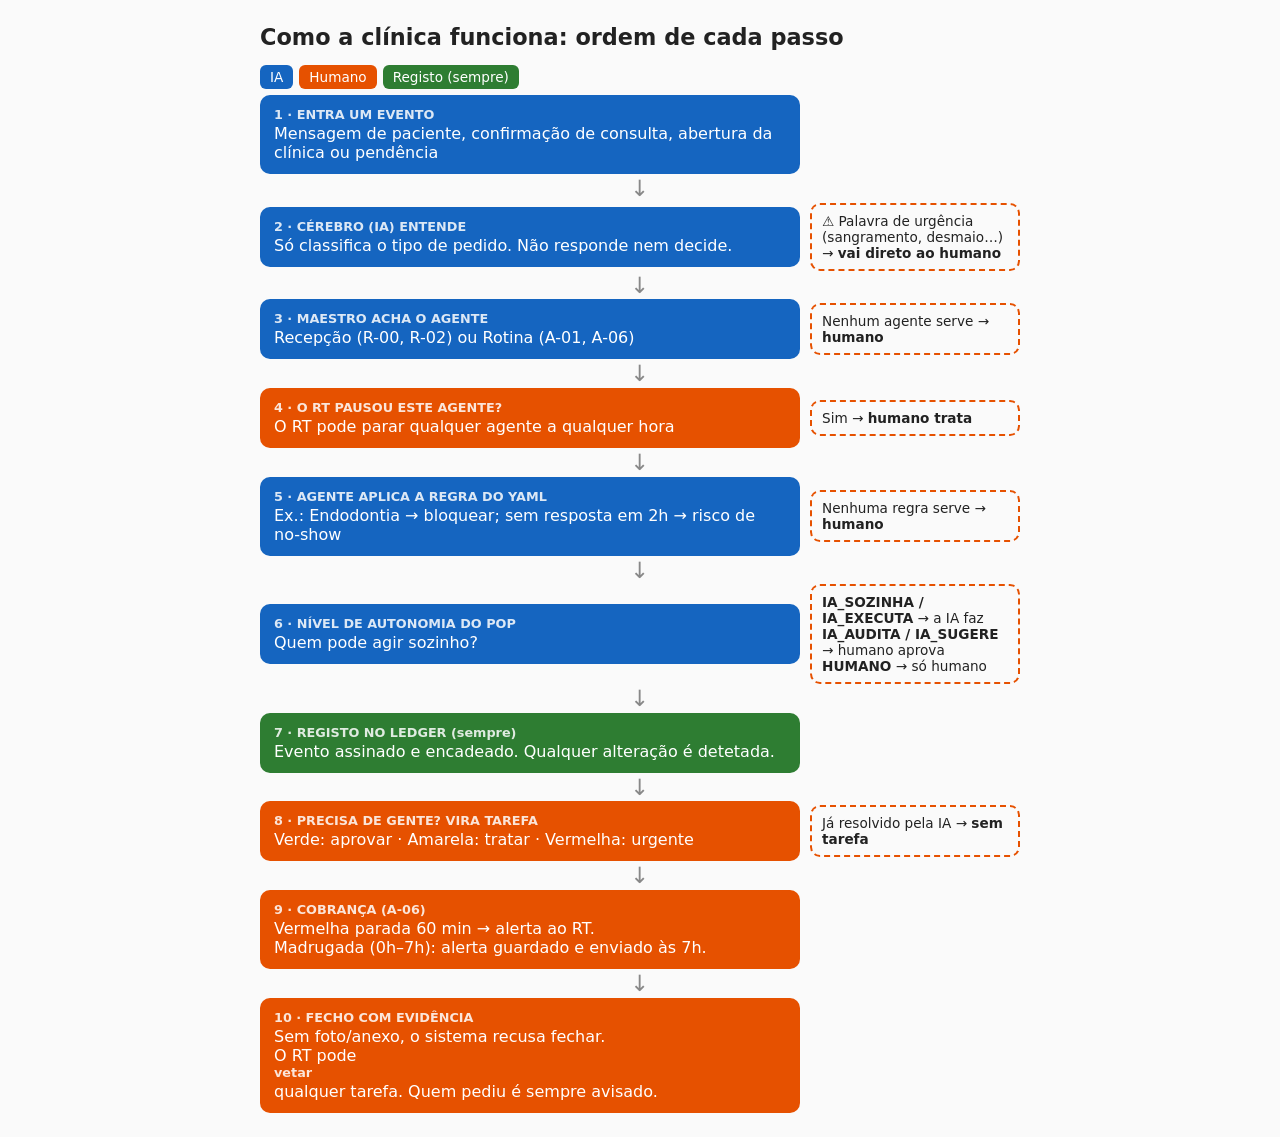
<file: docs/fluxograma.html>
<!doctype html><html lang="pt-BR"><meta charset="utf-8"><meta name="viewport" content="width=device-width,initial-scale=1">
<title>Fluxograma Hansen</title>
<style>
:root{--ia:#1565c0;--hum:#e65100;--reg:#2e7d32;--bg:#fafafa;--tx:#222}
@media(prefers-color-scheme:dark){:root{--bg:#1c1c1e;--tx:#eee}}
body{font-family:system-ui,sans-serif;background:var(--bg);color:var(--tx);max-width:760px;margin:24px auto;padding:0 16px}
h1{font-size:1.4rem} .leg span{display:inline-block;padding:4px 10px;border-radius:6px;color:#fff;margin:0 6px 6px 0;font-size:.85rem}
.passo{display:grid;grid-template-columns:1fr 210px;gap:10px;align-items:center;margin:0}
.caixa{border-radius:10px;padding:12px 14px;color:#fff;font-size:1rem}
.caixa b{display:block;font-size:.8rem;opacity:.85;margin-bottom:2px}
.ia{background:var(--ia)} .hum{background:var(--hum)} .reg{background:var(--reg)}
.lado{font-size:.85rem;padding:8px 10px;border:2px dashed var(--hum);border-radius:10px}
.seta{text-align:center;font-size:1.4rem;line-height:1.1;color:#888;margin:2px 0}
@media(max-width:600px){.passo{grid-template-columns:1fr}}
</style>
<h1>Como a clínica funciona: ordem de cada passo</h1>
<div class="leg"><span style="background:var(--ia)">IA</span><span style="background:var(--hum)">Humano</span><span style="background:var(--reg)">Registo (sempre)</span></div>

<div class="passo"><div class="caixa ia"><b>1 · ENTRA UM EVENTO</b>Mensagem de paciente, confirmação de consulta, abertura da clínica ou pendência</div><div></div></div>
<div class="seta">↓</div>
<div class="passo"><div class="caixa ia"><b>2 · CÉREBRO (IA) ENTENDE</b>Só classifica o tipo de pedido. Não responde nem decide.</div><div class="lado">⚠ Palavra de urgência (sangramento, desmaio…) → <b>vai direto ao humano</b></div></div>
<div class="seta">↓</div>
<div class="passo"><div class="caixa ia"><b>3 · MAESTRO ACHA O AGENTE</b>Recepção (R-00, R-02) ou Rotina (A-01, A-06)</div><div class="lado">Nenhum agente serve → <b>humano</b></div></div>
<div class="seta">↓</div>
<div class="passo"><div class="caixa hum"><b>4 · O RT PAUSOU ESTE AGENTE?</b>O RT pode parar qualquer agente a qualquer hora</div><div class="lado">Sim → <b>humano trata</b></div></div>
<div class="seta">↓</div>
<div class="passo"><div class="caixa ia"><b>5 · AGENTE APLICA A REGRA DO YAML</b>Ex.: Endodontia → bloquear; sem resposta em 2h → risco de no-show</div><div class="lado">Nenhuma regra serve → <b>humano</b></div></div>
<div class="seta">↓</div>
<div class="passo"><div class="caixa ia"><b>6 · NÍVEL DE AUTONOMIA DO POP</b>Quem pode agir sozinho?</div><div class="lado"><b>IA_SOZINHA / IA_EXECUTA</b> → a IA faz<br><b>IA_AUDITA / IA_SUGERE</b> → humano aprova<br><b>HUMANO</b> → só humano</div></div>
<div class="seta">↓</div>
<div class="passo"><div class="caixa reg"><b>7 · REGISTO NO LEDGER (sempre)</b>Evento assinado e encadeado. Qualquer alteração é detetada.</div><div></div></div>
<div class="seta">↓</div>
<div class="passo"><div class="caixa hum"><b>8 · PRECISA DE GENTE? VIRA TAREFA</b>Verde: aprovar · Amarela: tratar · Vermelha: urgente</div><div class="lado">Já resolvido pela IA → <b>sem tarefa</b></div></div>
<div class="seta">↓</div>
<div class="passo"><div class="caixa hum"><b>9 · COBRANÇA (A-06)</b>Vermelha parada 60 min → alerta ao RT.<br>Madrugada (0h–7h): alerta guardado e enviado às 7h.</div><div></div></div>
<div class="seta">↓</div>
<div class="passo"><div class="caixa hum"><b>10 · FECHO COM EVIDÊNCIA</b>Sem foto/anexo, o sistema recusa fechar.<br>O RT pode <b>vetar</b> qualquer tarefa. Quem pediu é sempre avisado.</div><div></div></div>
</html>
</file>
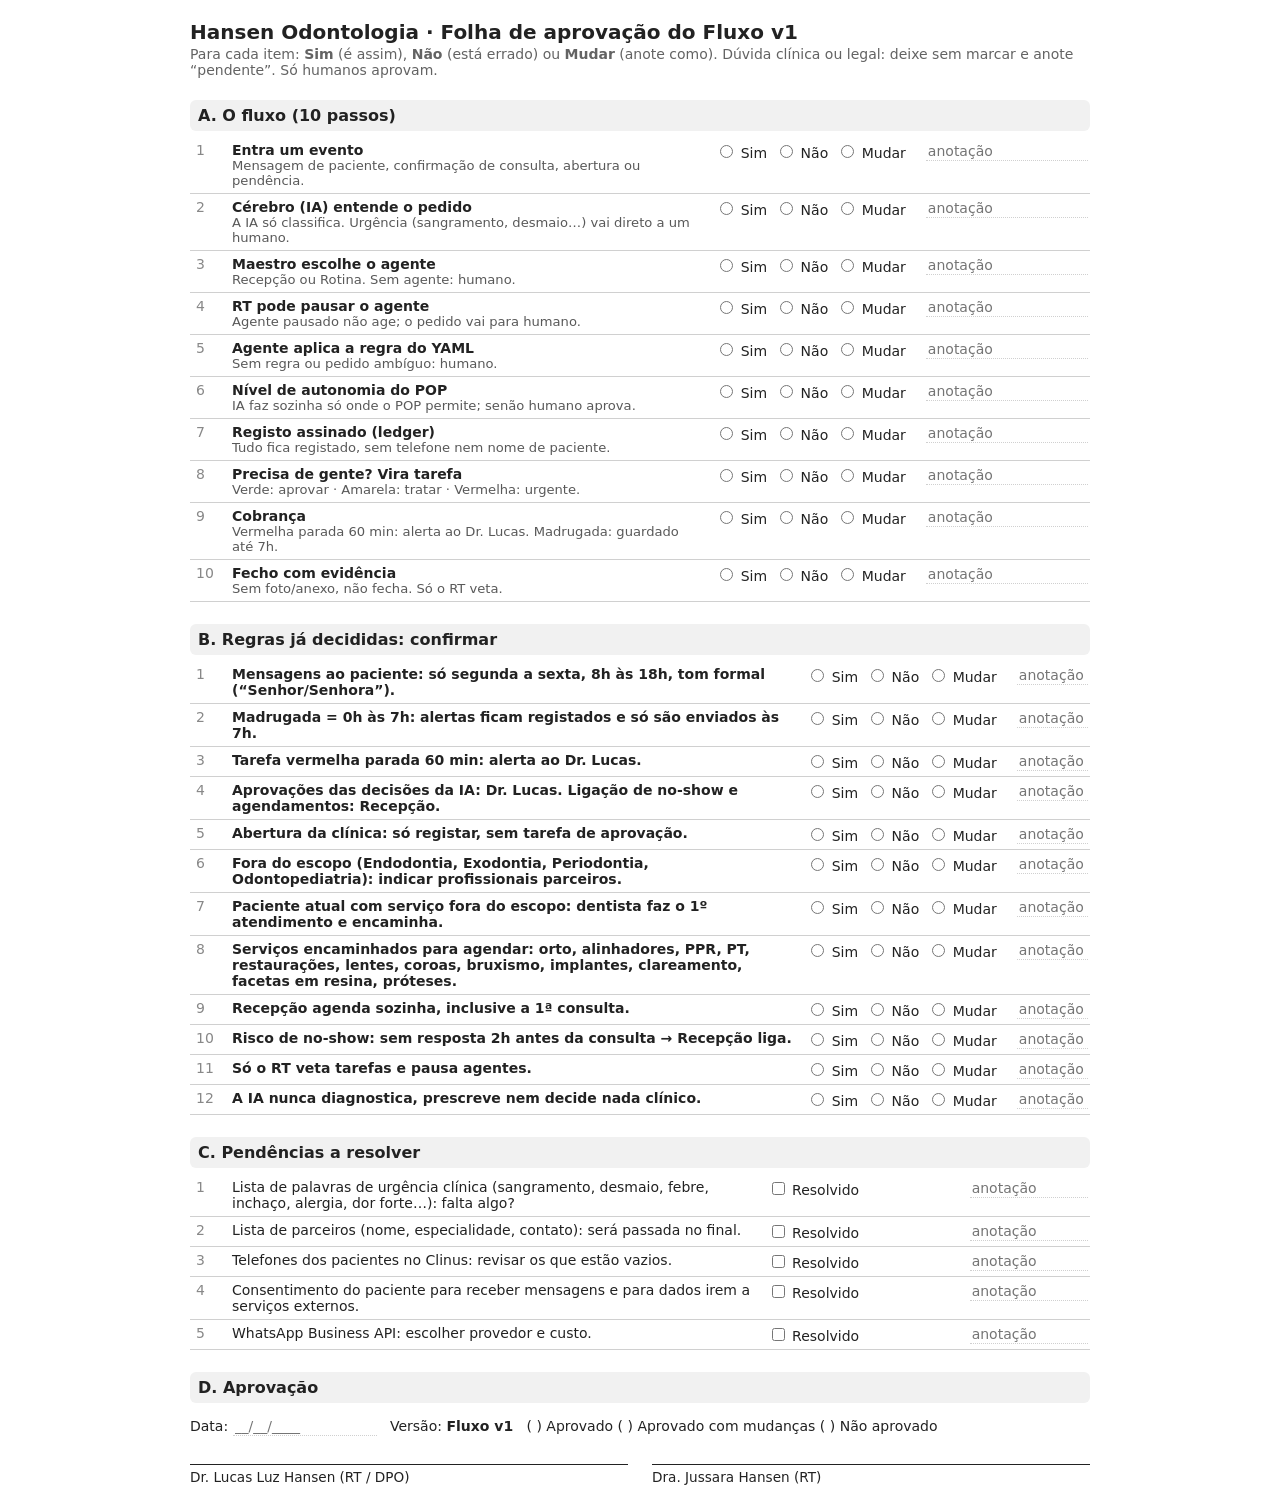
<file: docs/folha_aprovacao.html>
<!doctype html><html lang="pt-BR"><meta charset="utf-8"><meta name="viewport" content="width=device-width,initial-scale=1">
<title>Folha de aprovação — Fluxo v1</title>
<style>
:root{--bg:#fff;--tx:#222;--bd:#d0d0d0;--hd:#f1f1f1}
@media(prefers-color-scheme:dark){:root{--bg:#1c1c1e;--tx:#eee;--bd:#444;--hd:#2a2a2c}}
body{font-family:system-ui,sans-serif;background:var(--bg);color:var(--tx);max-width:900px;margin:20px auto;padding:0 16px;font-size:14px}
h1{font-size:1.25rem;margin:0} h2{font-size:1rem;margin:22px 0 6px;background:var(--hd);padding:6px 8px;border-radius:6px}
table{width:100%;border-collapse:collapse} td{border-bottom:1px solid var(--bd);padding:5px 6px;vertical-align:top}
.n{width:24px;color:#888} .d{font-size:.82rem;opacity:.75} .r{white-space:nowrap;width:190px}
.r label{margin-right:8px} .nota{width:100%;border:0;border-bottom:1px dotted var(--bd);background:transparent;color:inherit;font:inherit}
.ass{display:flex;gap:24px;margin-top:28px} .ass div{flex:1;border-top:1px solid var(--tx);padding-top:4px;font-size:.85rem}
.sub{opacity:.7;margin:2px 0 8px}
@media print{body{font-size:11px;margin:0} h2{break-after:avoid} tr{break-inside:avoid} .nota{border-bottom:1px solid #999}}
@media(max-width:600px){.r{width:auto;white-space:normal}}
</style>
<h1>Hansen Odontologia · Folha de aprovação do Fluxo v1</h1>
<p class="sub">Para cada item: <b>Sim</b> (é assim), <b>Não</b> (está errado) ou <b>Mudar</b> (anote como). Dúvida clínica ou legal: deixe sem marcar e anote “pendente”. Só humanos aprovam.</p>
<h2>A. O fluxo (10 passos)</h2><table><tr><td class="n">1</td><td><b>Entra um evento</b><div class="d">Mensagem de paciente, confirmação de consulta, abertura ou pendência.</div></td><td class="r"><label><input type="radio" name="f1"> Sim</label><label><input type="radio" name="f1"> Não</label><label><input type="radio" name="f1"> Mudar</label></td><td><input class="nota" placeholder="anotação"></td></tr><tr><td class="n">2</td><td><b>Cérebro (IA) entende o pedido</b><div class="d">A IA só classifica. Urgência (sangramento, desmaio…) vai direto a um humano.</div></td><td class="r"><label><input type="radio" name="f2"> Sim</label><label><input type="radio" name="f2"> Não</label><label><input type="radio" name="f2"> Mudar</label></td><td><input class="nota" placeholder="anotação"></td></tr><tr><td class="n">3</td><td><b>Maestro escolhe o agente</b><div class="d">Recepção ou Rotina. Sem agente: humano.</div></td><td class="r"><label><input type="radio" name="f3"> Sim</label><label><input type="radio" name="f3"> Não</label><label><input type="radio" name="f3"> Mudar</label></td><td><input class="nota" placeholder="anotação"></td></tr><tr><td class="n">4</td><td><b>RT pode pausar o agente</b><div class="d">Agente pausado não age; o pedido vai para humano.</div></td><td class="r"><label><input type="radio" name="f4"> Sim</label><label><input type="radio" name="f4"> Não</label><label><input type="radio" name="f4"> Mudar</label></td><td><input class="nota" placeholder="anotação"></td></tr><tr><td class="n">5</td><td><b>Agente aplica a regra do YAML</b><div class="d">Sem regra ou pedido ambíguo: humano.</div></td><td class="r"><label><input type="radio" name="f5"> Sim</label><label><input type="radio" name="f5"> Não</label><label><input type="radio" name="f5"> Mudar</label></td><td><input class="nota" placeholder="anotação"></td></tr><tr><td class="n">6</td><td><b>Nível de autonomia do POP</b><div class="d">IA faz sozinha só onde o POP permite; senão humano aprova.</div></td><td class="r"><label><input type="radio" name="f6"> Sim</label><label><input type="radio" name="f6"> Não</label><label><input type="radio" name="f6"> Mudar</label></td><td><input class="nota" placeholder="anotação"></td></tr><tr><td class="n">7</td><td><b>Registo assinado (ledger)</b><div class="d">Tudo fica registado, sem telefone nem nome de paciente.</div></td><td class="r"><label><input type="radio" name="f7"> Sim</label><label><input type="radio" name="f7"> Não</label><label><input type="radio" name="f7"> Mudar</label></td><td><input class="nota" placeholder="anotação"></td></tr><tr><td class="n">8</td><td><b>Precisa de gente? Vira tarefa</b><div class="d">Verde: aprovar · Amarela: tratar · Vermelha: urgente.</div></td><td class="r"><label><input type="radio" name="f8"> Sim</label><label><input type="radio" name="f8"> Não</label><label><input type="radio" name="f8"> Mudar</label></td><td><input class="nota" placeholder="anotação"></td></tr><tr><td class="n">9</td><td><b>Cobrança</b><div class="d">Vermelha parada 60 min: alerta ao Dr. Lucas. Madrugada: guardado até 7h.</div></td><td class="r"><label><input type="radio" name="f9"> Sim</label><label><input type="radio" name="f9"> Não</label><label><input type="radio" name="f9"> Mudar</label></td><td><input class="nota" placeholder="anotação"></td></tr><tr><td class="n">10</td><td><b>Fecho com evidência</b><div class="d">Sem foto/anexo, não fecha. Só o RT veta.</div></td><td class="r"><label><input type="radio" name="f10"> Sim</label><label><input type="radio" name="f10"> Não</label><label><input type="radio" name="f10"> Mudar</label></td><td><input class="nota" placeholder="anotação"></td></tr></table>
<h2>B. Regras já decididas: confirmar</h2><table><tr><td class="n">1</td><td><b>Mensagens ao paciente: só segunda a sexta, 8h às 18h, tom formal (“Senhor/Senhora”).</b></td><td class="r"><label><input type="radio" name="r1"> Sim</label><label><input type="radio" name="r1"> Não</label><label><input type="radio" name="r1"> Mudar</label></td><td><input class="nota" placeholder="anotação"></td></tr><tr><td class="n">2</td><td><b>Madrugada = 0h às 7h: alertas ficam registados e só são enviados às 7h.</b></td><td class="r"><label><input type="radio" name="r2"> Sim</label><label><input type="radio" name="r2"> Não</label><label><input type="radio" name="r2"> Mudar</label></td><td><input class="nota" placeholder="anotação"></td></tr><tr><td class="n">3</td><td><b>Tarefa vermelha parada 60 min: alerta ao Dr. Lucas.</b></td><td class="r"><label><input type="radio" name="r3"> Sim</label><label><input type="radio" name="r3"> Não</label><label><input type="radio" name="r3"> Mudar</label></td><td><input class="nota" placeholder="anotação"></td></tr><tr><td class="n">4</td><td><b>Aprovações das decisões da IA: Dr. Lucas. Ligação de no-show e agendamentos: Recepção.</b></td><td class="r"><label><input type="radio" name="r4"> Sim</label><label><input type="radio" name="r4"> Não</label><label><input type="radio" name="r4"> Mudar</label></td><td><input class="nota" placeholder="anotação"></td></tr><tr><td class="n">5</td><td><b>Abertura da clínica: só registar, sem tarefa de aprovação.</b></td><td class="r"><label><input type="radio" name="r5"> Sim</label><label><input type="radio" name="r5"> Não</label><label><input type="radio" name="r5"> Mudar</label></td><td><input class="nota" placeholder="anotação"></td></tr><tr><td class="n">6</td><td><b>Fora do escopo (Endodontia, Exodontia, Periodontia, Odontopediatria): indicar profissionais parceiros.</b></td><td class="r"><label><input type="radio" name="r6"> Sim</label><label><input type="radio" name="r6"> Não</label><label><input type="radio" name="r6"> Mudar</label></td><td><input class="nota" placeholder="anotação"></td></tr><tr><td class="n">7</td><td><b>Paciente atual com serviço fora do escopo: dentista faz o 1º atendimento e encaminha.</b></td><td class="r"><label><input type="radio" name="r7"> Sim</label><label><input type="radio" name="r7"> Não</label><label><input type="radio" name="r7"> Mudar</label></td><td><input class="nota" placeholder="anotação"></td></tr><tr><td class="n">8</td><td><b>Serviços encaminhados para agendar: orto, alinhadores, PPR, PT, restaurações, lentes, coroas, bruxismo, implantes, clareamento, facetas em resina, próteses.</b></td><td class="r"><label><input type="radio" name="r8"> Sim</label><label><input type="radio" name="r8"> Não</label><label><input type="radio" name="r8"> Mudar</label></td><td><input class="nota" placeholder="anotação"></td></tr><tr><td class="n">9</td><td><b>Recepção agenda sozinha, inclusive a 1ª consulta.</b></td><td class="r"><label><input type="radio" name="r9"> Sim</label><label><input type="radio" name="r9"> Não</label><label><input type="radio" name="r9"> Mudar</label></td><td><input class="nota" placeholder="anotação"></td></tr><tr><td class="n">10</td><td><b>Risco de no-show: sem resposta 2h antes da consulta → Recepção liga.</b></td><td class="r"><label><input type="radio" name="r10"> Sim</label><label><input type="radio" name="r10"> Não</label><label><input type="radio" name="r10"> Mudar</label></td><td><input class="nota" placeholder="anotação"></td></tr><tr><td class="n">11</td><td><b>Só o RT veta tarefas e pausa agentes.</b></td><td class="r"><label><input type="radio" name="r11"> Sim</label><label><input type="radio" name="r11"> Não</label><label><input type="radio" name="r11"> Mudar</label></td><td><input class="nota" placeholder="anotação"></td></tr><tr><td class="n">12</td><td><b>A IA nunca diagnostica, prescreve nem decide nada clínico.</b></td><td class="r"><label><input type="radio" name="r12"> Sim</label><label><input type="radio" name="r12"> Não</label><label><input type="radio" name="r12"> Mudar</label></td><td><input class="nota" placeholder="anotação"></td></tr></table>
<h2>C. Pendências a resolver</h2><table><tr><td class="n">1</td><td>Lista de palavras de urgência clínica (sangramento, desmaio, febre, inchaço, alergia, dor forte…): falta algo?</td><td class="r"><label><input type="checkbox"> Resolvido</label></td><td><input class="nota" placeholder="anotação"></td></tr><tr><td class="n">2</td><td>Lista de parceiros (nome, especialidade, contato): será passada no final.</td><td class="r"><label><input type="checkbox"> Resolvido</label></td><td><input class="nota" placeholder="anotação"></td></tr><tr><td class="n">3</td><td>Telefones dos pacientes no Clinus: revisar os que estão vazios.</td><td class="r"><label><input type="checkbox"> Resolvido</label></td><td><input class="nota" placeholder="anotação"></td></tr><tr><td class="n">4</td><td>Consentimento do paciente para receber mensagens e para dados irem a serviços externos.</td><td class="r"><label><input type="checkbox"> Resolvido</label></td><td><input class="nota" placeholder="anotação"></td></tr><tr><td class="n">5</td><td>WhatsApp Business API: escolher provedor e custo.</td><td class="r"><label><input type="checkbox"> Resolvido</label></td><td><input class="nota" placeholder="anotação"></td></tr></table>
<h2>D. Aprovação</h2>
<p>Data: <input class="nota" style="width:140px" placeholder="__/__/____"> &nbsp; Versão: <b>Fluxo v1</b> &nbsp; (  ) Aprovado  (  ) Aprovado com mudanças  (  ) Não aprovado</p>
<div class="ass"><div>Dr. Lucas Luz Hansen (RT / DPO)</div><div>Dra. Jussara Hansen (RT)</div></div>
</html>
</file>
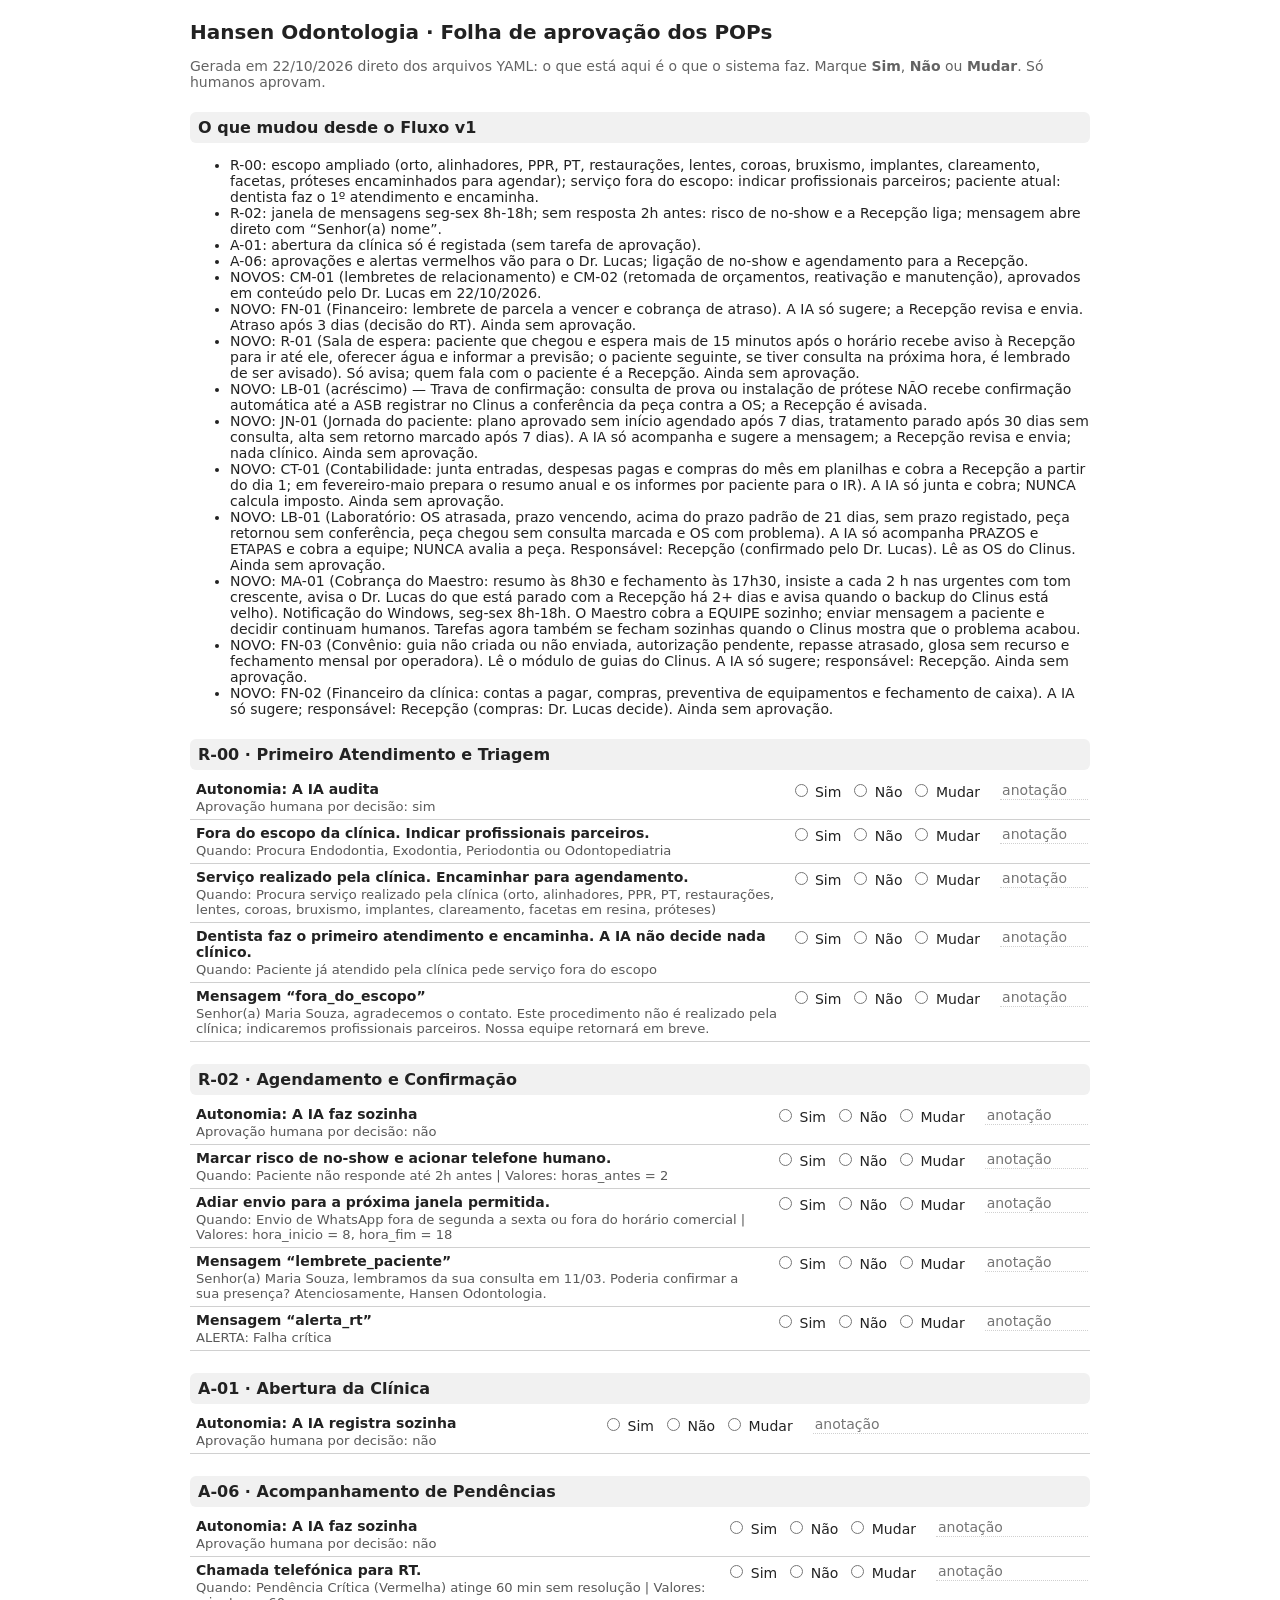
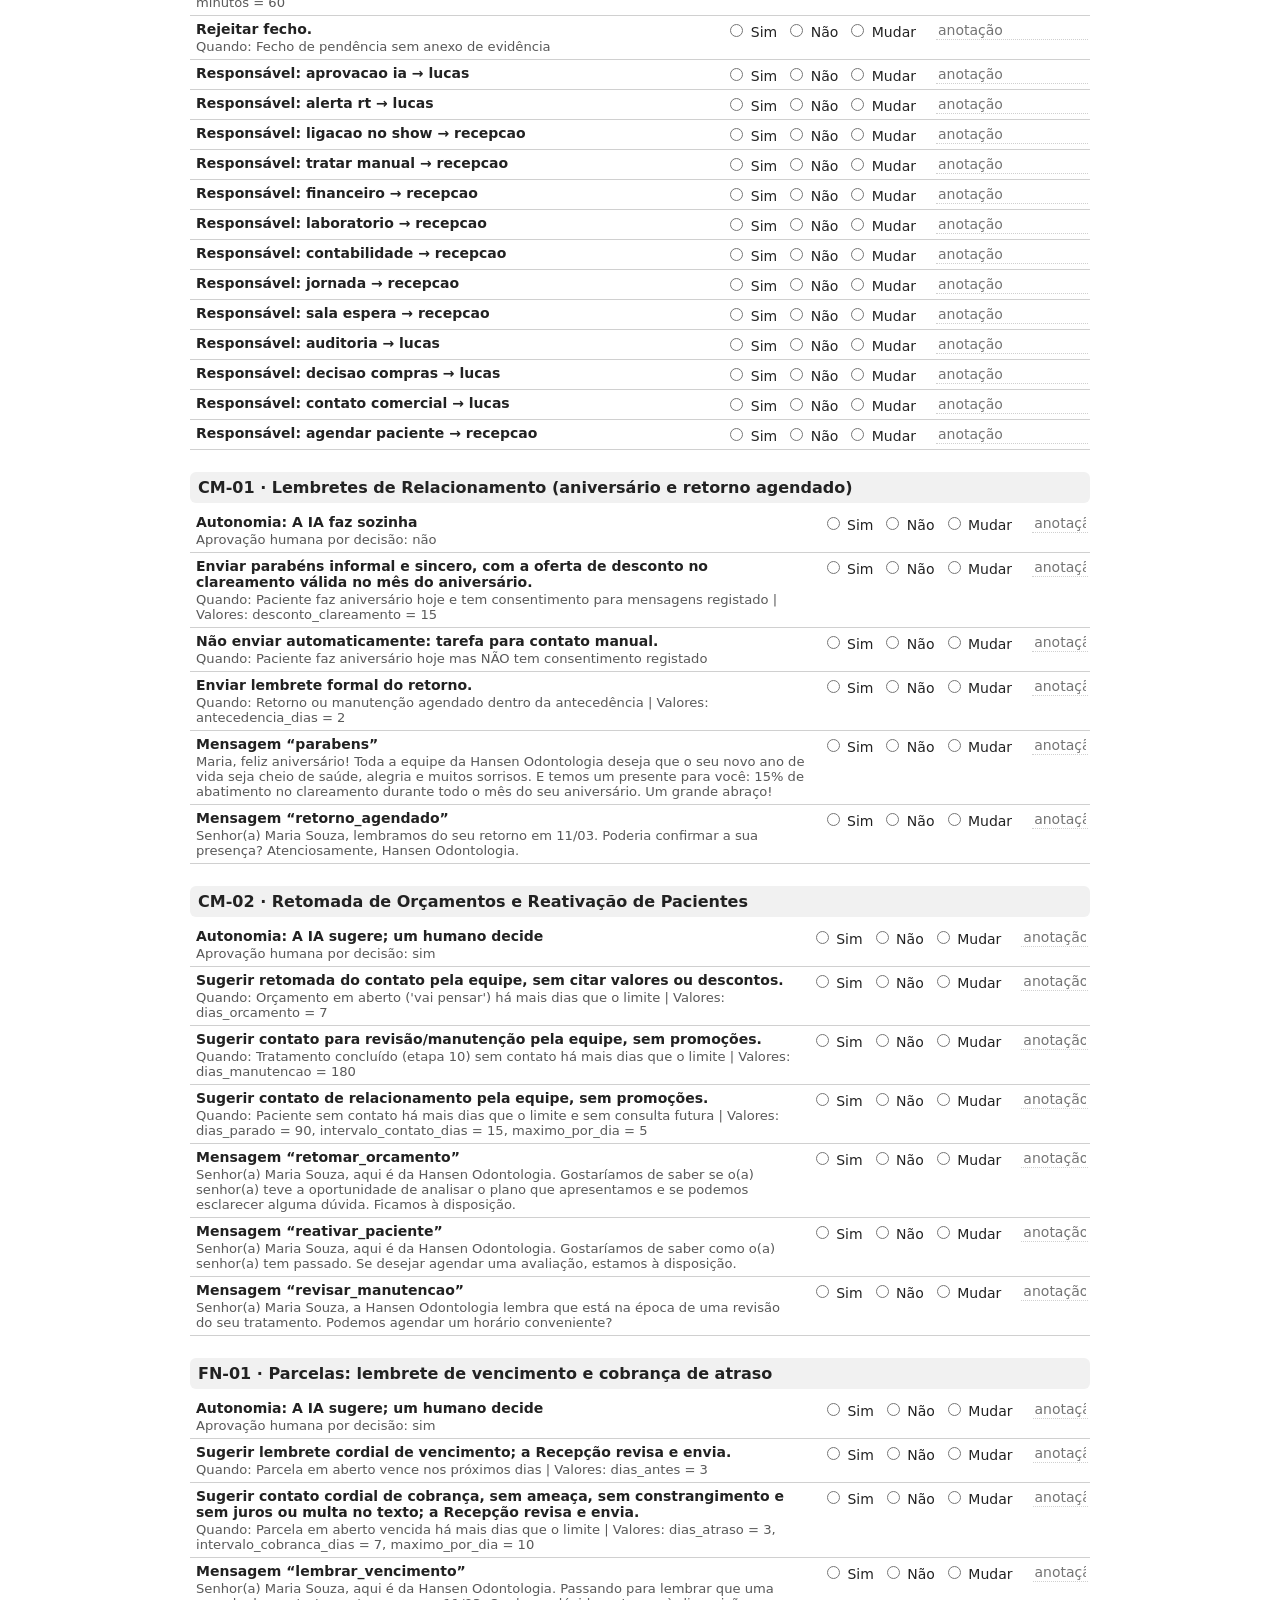
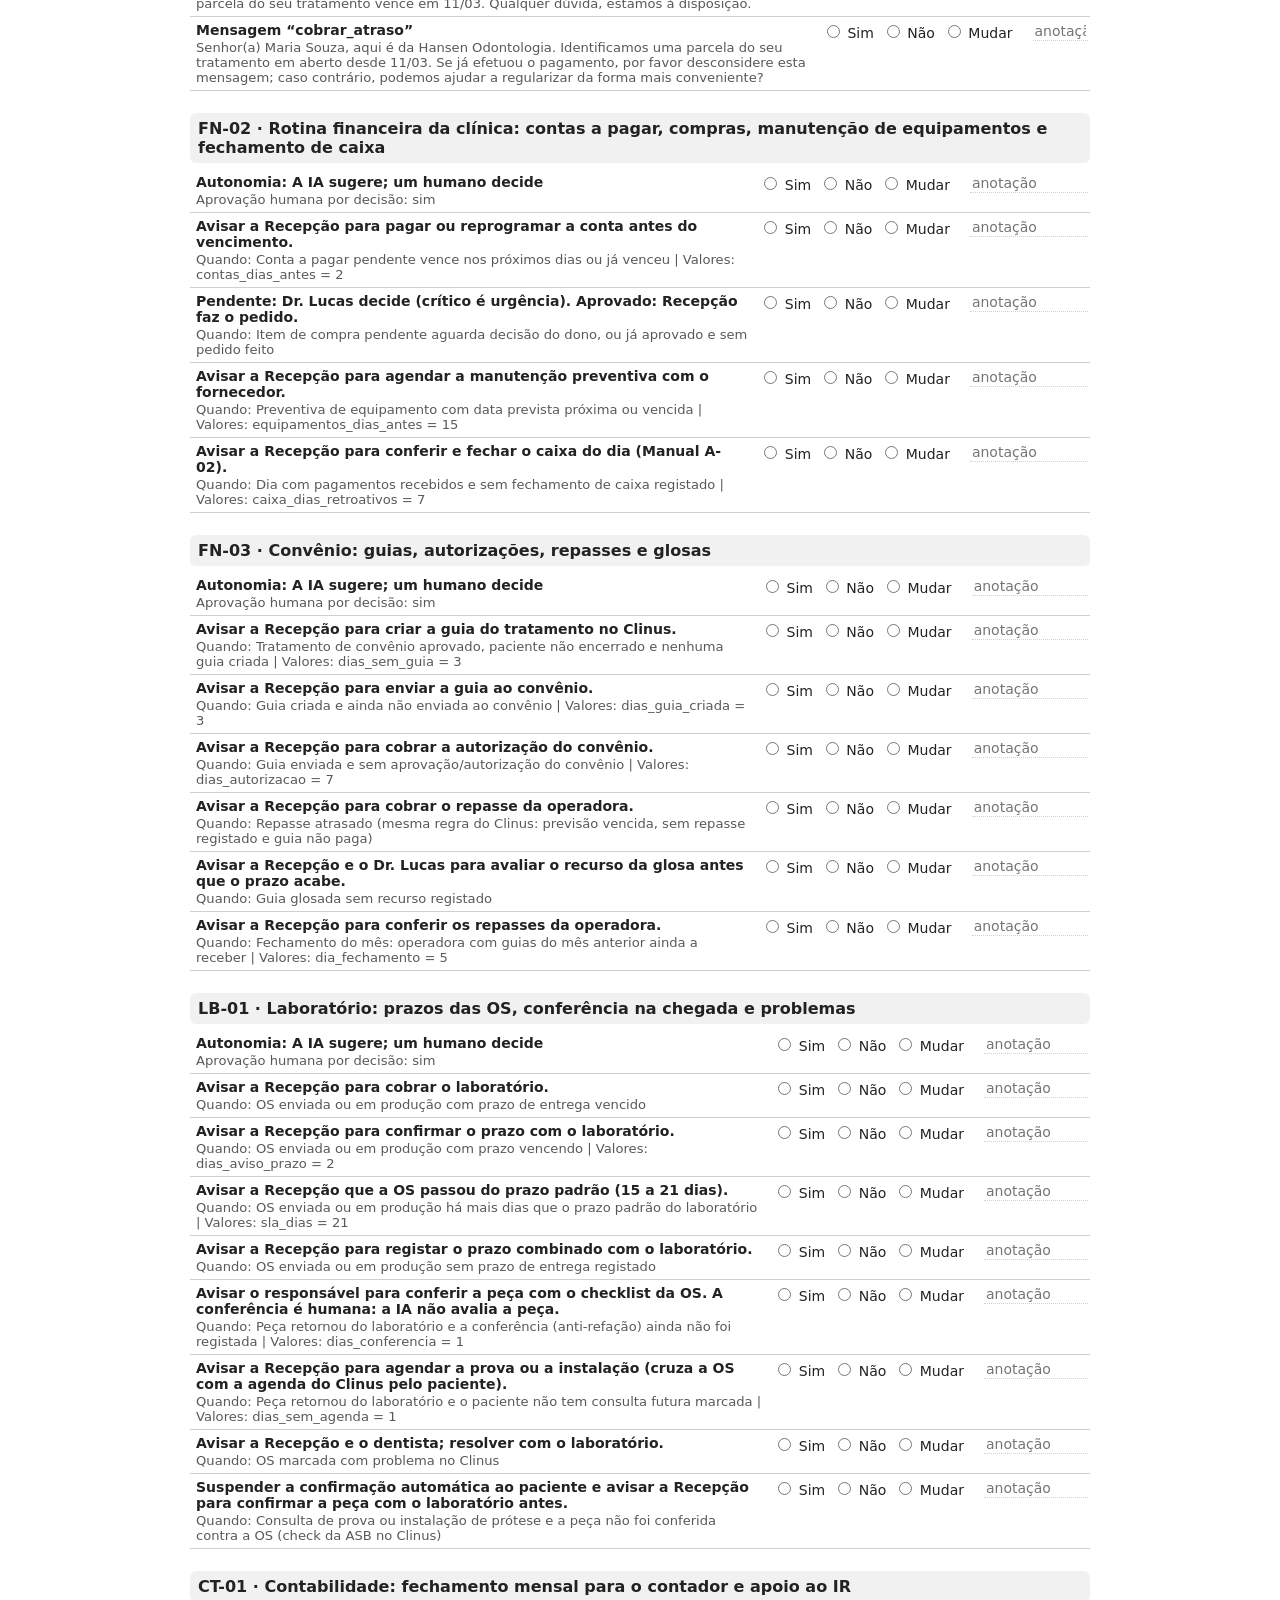
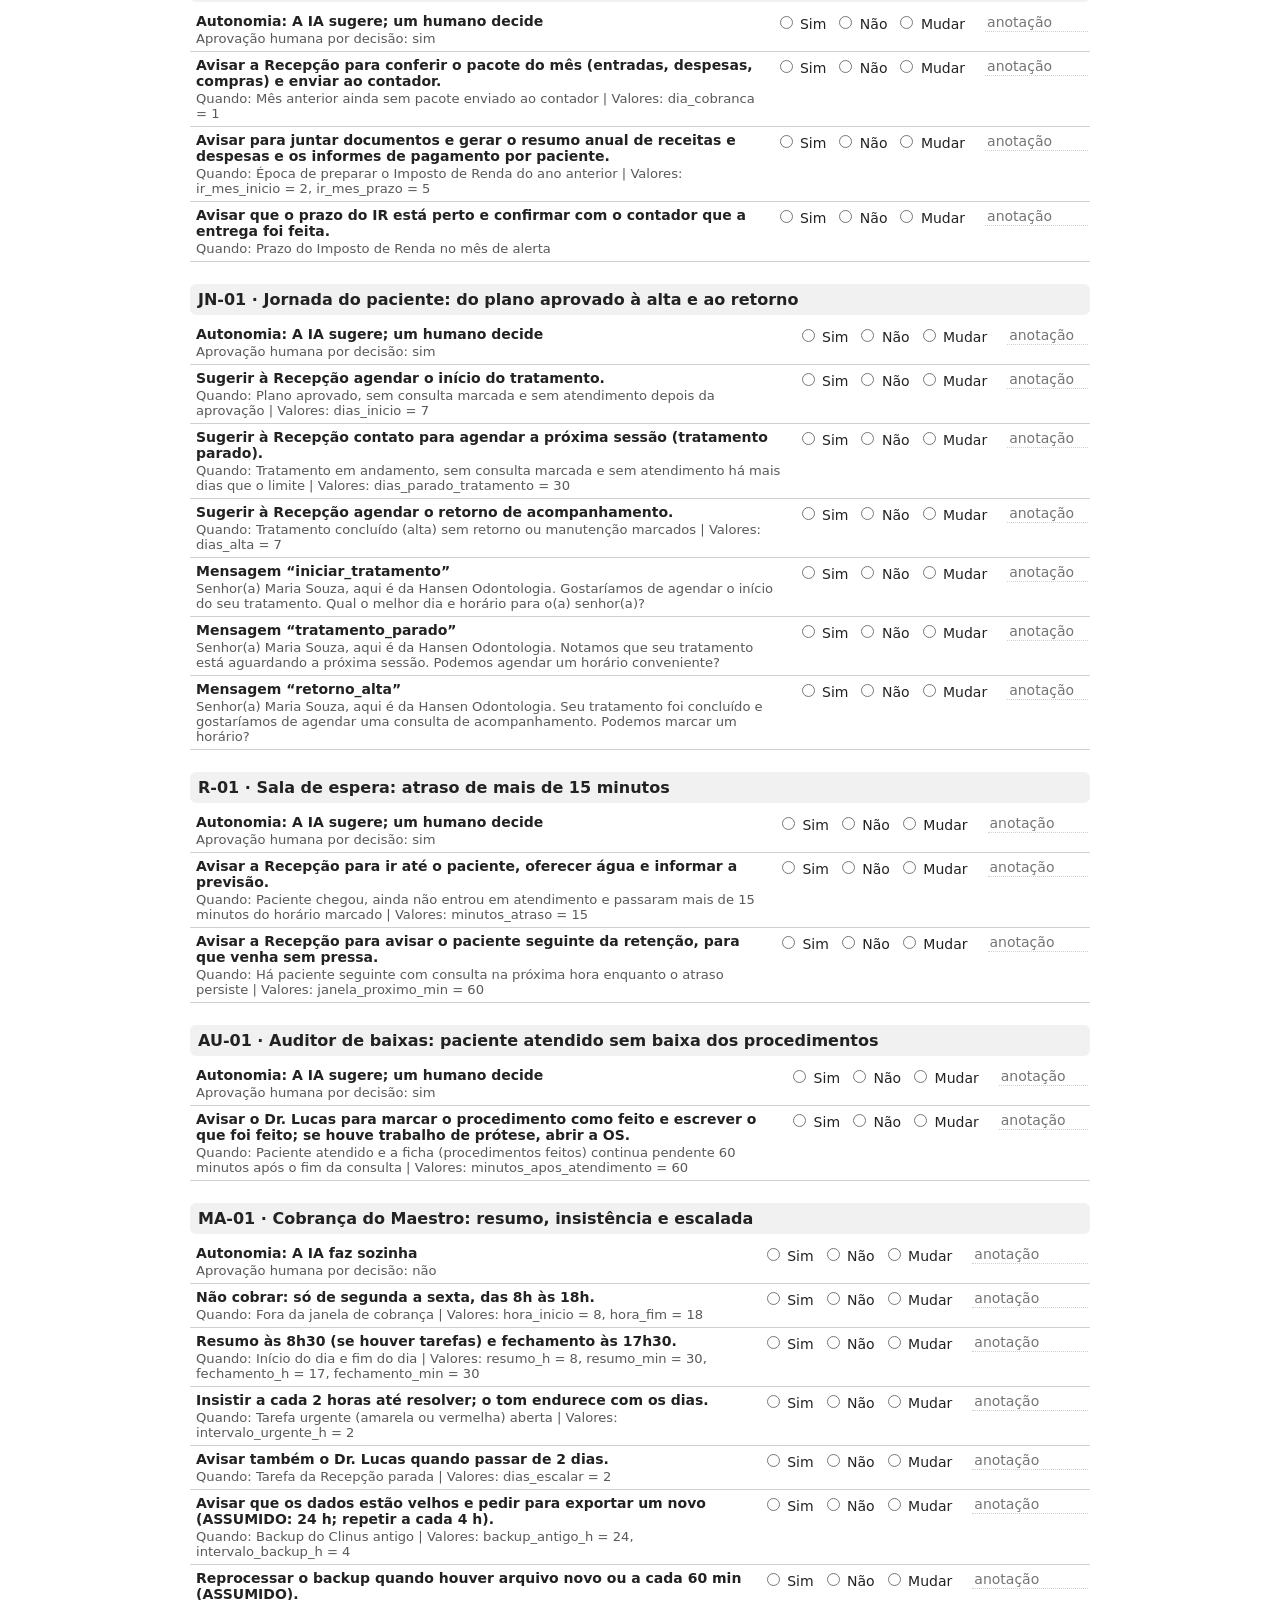
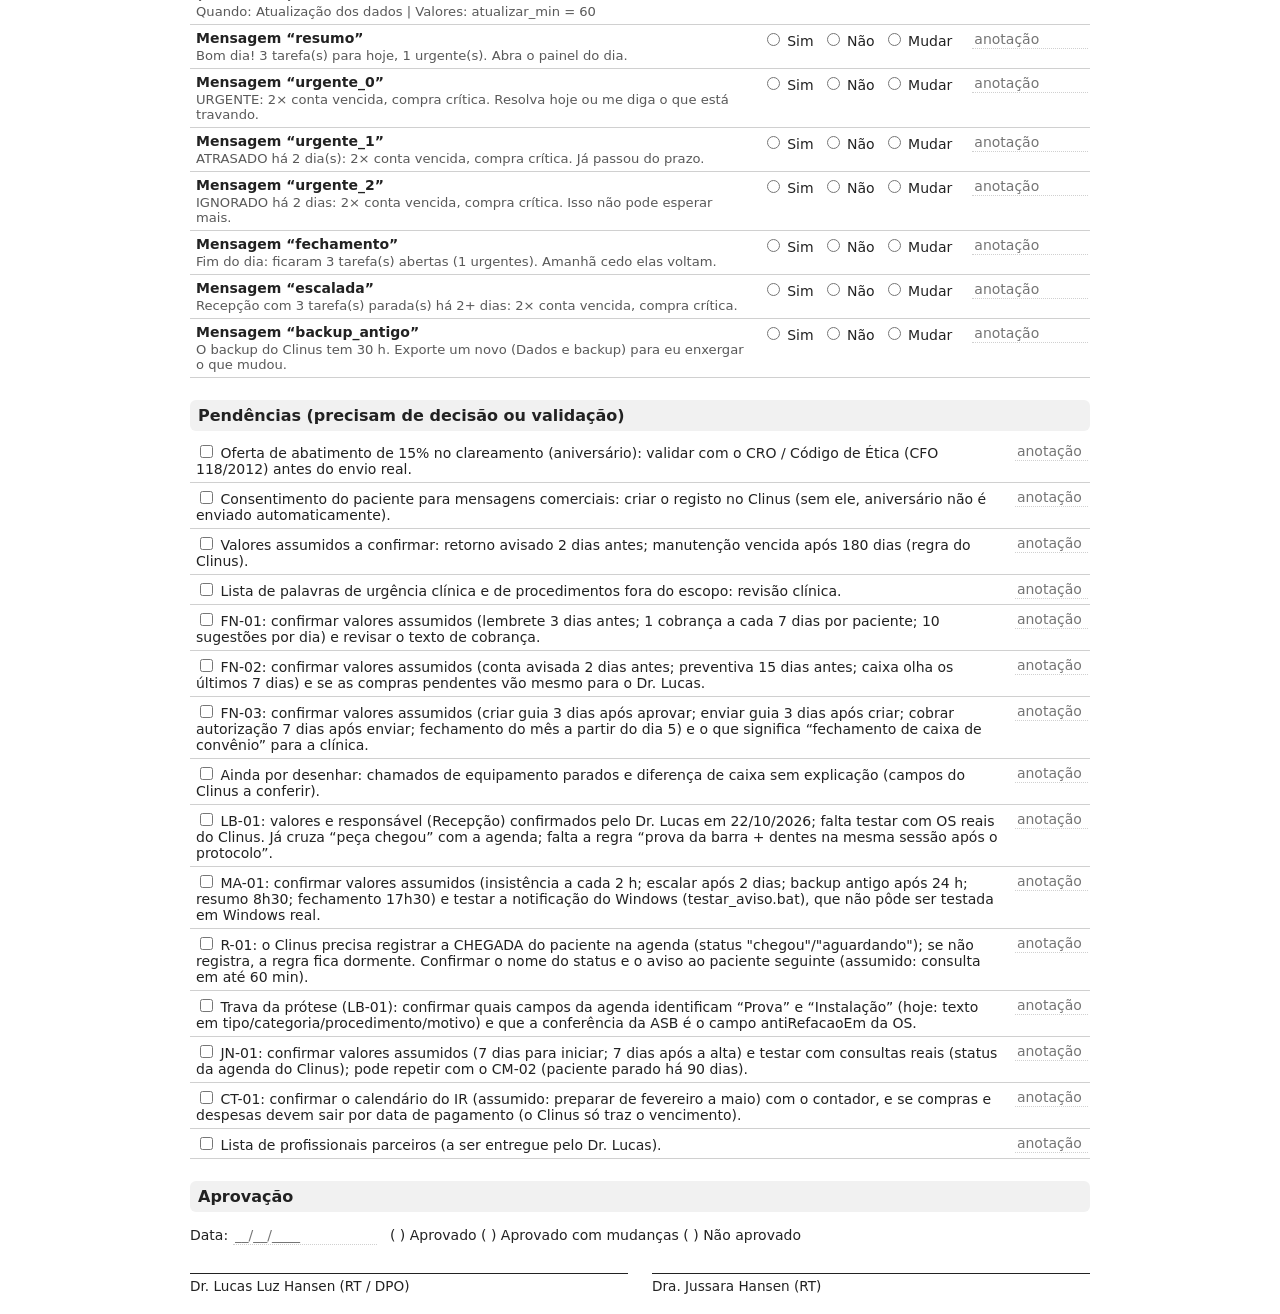
<file: docs/folha_aprovacao_pops.html>
<!doctype html><html lang="pt-BR"><meta charset="utf-8"><meta name="viewport" content="width=device-width,initial-scale=1">
<title>Folha de aprovação dos POPs</title>
<style>
:root{--bg:#fff;--tx:#222;--bd:#d0d0d0;--hd:#f1f1f1}
@media(prefers-color-scheme:dark){:root{--bg:#1c1c1e;--tx:#eee;--bd:#444;--hd:#2a2a2c}}
body{font-family:system-ui,sans-serif;background:var(--bg);color:var(--tx);max-width:900px;margin:20px auto;padding:0 16px;font-size:14px}
h1{font-size:1.25rem;margin:0} h2{font-size:1rem;margin:22px 0 6px;background:var(--hd);padding:6px 8px;border-radius:6px}
table{width:100%;border-collapse:collapse} td{border-bottom:1px solid var(--bd);padding:5px 6px;vertical-align:top}
.d{font-size:.82rem;opacity:.75;margin-top:2px} .r{white-space:nowrap;width:190px} .r label{margin-right:8px}
.nota{width:100%;border:0;border-bottom:1px dotted var(--bd);background:transparent;color:inherit;font:inherit}
.ass{display:flex;gap:24px;margin-top:28px} .ass div{flex:1;border-top:1px solid var(--tx);padding-top:4px;font-size:.85rem} .sub{opacity:.7}
@media print{body{font-size:11px;margin:0} h2{break-after:avoid} tr{break-inside:avoid} .nota{border-bottom:1px solid #999}}
@media(max-width:600px){.r{width:auto;white-space:normal}}
</style>
<h1>Hansen Odontologia · Folha de aprovação dos POPs</h1>
<p class="sub">Gerada em 22/10/2026 direto dos arquivos YAML: o que está aqui é o que o sistema faz. Marque <b>Sim</b>, <b>Não</b> ou <b>Mudar</b>. Só humanos aprovam.</p>
<h2>O que mudou desde o Fluxo v1</h2><ul><li>R-00: escopo ampliado (orto, alinhadores, PPR, PT, restaurações, lentes, coroas, bruxismo, implantes, clareamento, facetas, próteses encaminhados para agendar); serviço fora do escopo: indicar profissionais parceiros; paciente atual: dentista faz o 1º atendimento e encaminha.</li><li>R-02: janela de mensagens seg-sex 8h-18h; sem resposta 2h antes: risco de no-show e a Recepção liga; mensagem abre direto com “Senhor(a) nome”.</li><li>A-01: abertura da clínica só é registada (sem tarefa de aprovação).</li><li>A-06: aprovações e alertas vermelhos vão para o Dr. Lucas; ligação de no-show e agendamento para a Recepção.</li><li>NOVOS: CM-01 (lembretes de relacionamento) e CM-02 (retomada de orçamentos, reativação e manutenção), aprovados em conteúdo pelo Dr. Lucas em 22/10/2026.</li><li>NOVO: FN-01 (Financeiro: lembrete de parcela a vencer e cobrança de atraso). A IA só sugere; a Recepção revisa e envia. Atraso após 3 dias (decisão do RT). Ainda sem aprovação.</li><li>NOVO: R-01 (Sala de espera: paciente que chegou e espera mais de 15 minutos após o horário recebe aviso à Recepção para ir até ele, oferecer água e informar a previsão; o paciente seguinte, se tiver consulta na próxima hora, é lembrado de ser avisado). Só avisa; quem fala com o paciente é a Recepção. Ainda sem aprovação.</li><li>NOVO: LB-01 (acréscimo) — Trava de confirmação: consulta de prova ou instalação de prótese NÃO recebe confirmação automática até a ASB registrar no Clinus a conferência da peça contra a OS; a Recepção é avisada.</li><li>NOVO: JN-01 (Jornada do paciente: plano aprovado sem início agendado após 7 dias, tratamento parado após 30 dias sem consulta, alta sem retorno marcado após 7 dias). A IA só acompanha e sugere a mensagem; a Recepção revisa e envia; nada clínico. Ainda sem aprovação.</li><li>NOVO: CT-01 (Contabilidade: junta entradas, despesas pagas e compras do mês em planilhas e cobra a Recepção a partir do dia 1; em fevereiro-maio prepara o resumo anual e os informes por paciente para o IR). A IA só junta e cobra; NUNCA calcula imposto. Ainda sem aprovação.</li><li>NOVO: LB-01 (Laboratório: OS atrasada, prazo vencendo, acima do prazo padrão de 21 dias, sem prazo registado, peça retornou sem conferência, peça chegou sem consulta marcada e OS com problema). A IA só acompanha PRAZOS e ETAPAS e cobra a equipe; NUNCA avalia a peça. Responsável: Recepção (confirmado pelo Dr. Lucas). Lê as OS do Clinus. Ainda sem aprovação.</li><li>NOVO: MA-01 (Cobrança do Maestro: resumo às 8h30 e fechamento às 17h30, insiste a cada 2 h nas urgentes com tom crescente, avisa o Dr. Lucas do que está parado com a Recepção há 2+ dias e avisa quando o backup do Clinus está velho). Notificação do Windows, seg-sex 8h-18h. O Maestro cobra a EQUIPE sozinho; enviar mensagem a paciente e decidir continuam humanos. Tarefas agora também se fecham sozinhas quando o Clinus mostra que o problema acabou.</li><li>NOVO: FN-03 (Convênio: guia não criada ou não enviada, autorização pendente, repasse atrasado, glosa sem recurso e fechamento mensal por operadora). Lê o módulo de guias do Clinus. A IA só sugere; responsável: Recepção. Ainda sem aprovação.</li><li>NOVO: FN-02 (Financeiro da clínica: contas a pagar, compras, preventiva de equipamentos e fechamento de caixa). A IA só sugere; responsável: Recepção (compras: Dr. Lucas decide). Ainda sem aprovação.</li></ul>
<h2>R-00 · Primeiro Atendimento e Triagem</h2><table><tr><td><b>Autonomia: A IA audita</b><div class="d">Aprovação humana por decisão: sim</div></td><td class="r"><label><input type="radio" name="R-00-n"> Sim</label><label><input type="radio" name="R-00-n"> Não</label><label><input type="radio" name="R-00-n"> Mudar</label></td><td><input class="nota" placeholder="anotação"></td></tr><tr><td><b>Fora do escopo da clínica. Indicar profissionais parceiros.</b><div class="d">Quando: Procura Endodontia, Exodontia, Periodontia ou Odontopediatria</div></td><td class="r"><label><input type="radio" name="R-00-r0"> Sim</label><label><input type="radio" name="R-00-r0"> Não</label><label><input type="radio" name="R-00-r0"> Mudar</label></td><td><input class="nota" placeholder="anotação"></td></tr><tr><td><b>Serviço realizado pela clínica. Encaminhar para agendamento.</b><div class="d">Quando: Procura serviço realizado pela clínica (orto, alinhadores, PPR, PT, restaurações, lentes, coroas, bruxismo, implantes, clareamento, facetas em resina, próteses)</div></td><td class="r"><label><input type="radio" name="R-00-r1"> Sim</label><label><input type="radio" name="R-00-r1"> Não</label><label><input type="radio" name="R-00-r1"> Mudar</label></td><td><input class="nota" placeholder="anotação"></td></tr><tr><td><b>Dentista faz o primeiro atendimento e encaminha. A IA não decide nada clínico.</b><div class="d">Quando: Paciente já atendido pela clínica pede serviço fora do escopo</div></td><td class="r"><label><input type="radio" name="R-00-r2"> Sim</label><label><input type="radio" name="R-00-r2"> Não</label><label><input type="radio" name="R-00-r2"> Mudar</label></td><td><input class="nota" placeholder="anotação"></td></tr><tr><td><b>Mensagem “fora_do_escopo”</b><div class="d">Senhor(a) Maria Souza, agradecemos o contato. Este procedimento não é realizado pela clínica; indicaremos profissionais parceiros. Nossa equipe retornará em breve.</div></td><td class="r"><label><input type="radio" name="R-00-m0"> Sim</label><label><input type="radio" name="R-00-m0"> Não</label><label><input type="radio" name="R-00-m0"> Mudar</label></td><td><input class="nota" placeholder="anotação"></td></tr></table><h2>R-02 · Agendamento e Confirmação</h2><table><tr><td><b>Autonomia: A IA faz sozinha</b><div class="d">Aprovação humana por decisão: não</div></td><td class="r"><label><input type="radio" name="R-02-n"> Sim</label><label><input type="radio" name="R-02-n"> Não</label><label><input type="radio" name="R-02-n"> Mudar</label></td><td><input class="nota" placeholder="anotação"></td></tr><tr><td><b>Marcar risco de no-show e acionar telefone humano.</b><div class="d">Quando: Paciente não responde até 2h antes | Valores: horas_antes = 2</div></td><td class="r"><label><input type="radio" name="R-02-r0"> Sim</label><label><input type="radio" name="R-02-r0"> Não</label><label><input type="radio" name="R-02-r0"> Mudar</label></td><td><input class="nota" placeholder="anotação"></td></tr><tr><td><b>Adiar envio para a próxima janela permitida.</b><div class="d">Quando: Envio de WhatsApp fora de segunda a sexta ou fora do horário comercial | Valores: hora_inicio = 8, hora_fim = 18</div></td><td class="r"><label><input type="radio" name="R-02-r1"> Sim</label><label><input type="radio" name="R-02-r1"> Não</label><label><input type="radio" name="R-02-r1"> Mudar</label></td><td><input class="nota" placeholder="anotação"></td></tr><tr><td><b>Mensagem “lembrete_paciente”</b><div class="d">Senhor(a) Maria Souza, lembramos da sua consulta em 11/03. Poderia confirmar a sua presença? Atenciosamente, Hansen Odontologia.</div></td><td class="r"><label><input type="radio" name="R-02-m0"> Sim</label><label><input type="radio" name="R-02-m0"> Não</label><label><input type="radio" name="R-02-m0"> Mudar</label></td><td><input class="nota" placeholder="anotação"></td></tr><tr><td><b>Mensagem “alerta_rt”</b><div class="d">ALERTA: Falha crítica</div></td><td class="r"><label><input type="radio" name="R-02-m1"> Sim</label><label><input type="radio" name="R-02-m1"> Não</label><label><input type="radio" name="R-02-m1"> Mudar</label></td><td><input class="nota" placeholder="anotação"></td></tr></table><h2>A-01 · Abertura da Clínica</h2><table><tr><td><b>Autonomia: A IA registra sozinha</b><div class="d">Aprovação humana por decisão: não</div></td><td class="r"><label><input type="radio" name="A-01-n"> Sim</label><label><input type="radio" name="A-01-n"> Não</label><label><input type="radio" name="A-01-n"> Mudar</label></td><td><input class="nota" placeholder="anotação"></td></tr></table><h2>A-06 · Acompanhamento de Pendências</h2><table><tr><td><b>Autonomia: A IA faz sozinha</b><div class="d">Aprovação humana por decisão: não</div></td><td class="r"><label><input type="radio" name="A-06-n"> Sim</label><label><input type="radio" name="A-06-n"> Não</label><label><input type="radio" name="A-06-n"> Mudar</label></td><td><input class="nota" placeholder="anotação"></td></tr><tr><td><b>Chamada telefónica para RT.</b><div class="d">Quando: Pendência Crítica (Vermelha) atinge 60 min sem resolução | Valores: minutos = 60</div></td><td class="r"><label><input type="radio" name="A-06-r0"> Sim</label><label><input type="radio" name="A-06-r0"> Não</label><label><input type="radio" name="A-06-r0"> Mudar</label></td><td><input class="nota" placeholder="anotação"></td></tr><tr><td><b>Rejeitar fecho.</b><div class="d">Quando: Fecho de pendência sem anexo de evidência</div></td><td class="r"><label><input type="radio" name="A-06-r1"> Sim</label><label><input type="radio" name="A-06-r1"> Não</label><label><input type="radio" name="A-06-r1"> Mudar</label></td><td><input class="nota" placeholder="anotação"></td></tr><tr><td><b>Responsável: aprovacao ia → lucas</b></td><td class="r"><label><input type="radio" name="A-06-p0"> Sim</label><label><input type="radio" name="A-06-p0"> Não</label><label><input type="radio" name="A-06-p0"> Mudar</label></td><td><input class="nota" placeholder="anotação"></td></tr><tr><td><b>Responsável: alerta rt → lucas</b></td><td class="r"><label><input type="radio" name="A-06-p1"> Sim</label><label><input type="radio" name="A-06-p1"> Não</label><label><input type="radio" name="A-06-p1"> Mudar</label></td><td><input class="nota" placeholder="anotação"></td></tr><tr><td><b>Responsável: ligacao no show → recepcao</b></td><td class="r"><label><input type="radio" name="A-06-p2"> Sim</label><label><input type="radio" name="A-06-p2"> Não</label><label><input type="radio" name="A-06-p2"> Mudar</label></td><td><input class="nota" placeholder="anotação"></td></tr><tr><td><b>Responsável: tratar manual → recepcao</b></td><td class="r"><label><input type="radio" name="A-06-p3"> Sim</label><label><input type="radio" name="A-06-p3"> Não</label><label><input type="radio" name="A-06-p3"> Mudar</label></td><td><input class="nota" placeholder="anotação"></td></tr><tr><td><b>Responsável: financeiro → recepcao</b></td><td class="r"><label><input type="radio" name="A-06-p4"> Sim</label><label><input type="radio" name="A-06-p4"> Não</label><label><input type="radio" name="A-06-p4"> Mudar</label></td><td><input class="nota" placeholder="anotação"></td></tr><tr><td><b>Responsável: laboratorio → recepcao</b></td><td class="r"><label><input type="radio" name="A-06-p5"> Sim</label><label><input type="radio" name="A-06-p5"> Não</label><label><input type="radio" name="A-06-p5"> Mudar</label></td><td><input class="nota" placeholder="anotação"></td></tr><tr><td><b>Responsável: contabilidade → recepcao</b></td><td class="r"><label><input type="radio" name="A-06-p6"> Sim</label><label><input type="radio" name="A-06-p6"> Não</label><label><input type="radio" name="A-06-p6"> Mudar</label></td><td><input class="nota" placeholder="anotação"></td></tr><tr><td><b>Responsável: jornada → recepcao</b></td><td class="r"><label><input type="radio" name="A-06-p7"> Sim</label><label><input type="radio" name="A-06-p7"> Não</label><label><input type="radio" name="A-06-p7"> Mudar</label></td><td><input class="nota" placeholder="anotação"></td></tr><tr><td><b>Responsável: sala espera → recepcao</b></td><td class="r"><label><input type="radio" name="A-06-p8"> Sim</label><label><input type="radio" name="A-06-p8"> Não</label><label><input type="radio" name="A-06-p8"> Mudar</label></td><td><input class="nota" placeholder="anotação"></td></tr><tr><td><b>Responsável: auditoria → lucas</b></td><td class="r"><label><input type="radio" name="A-06-p9"> Sim</label><label><input type="radio" name="A-06-p9"> Não</label><label><input type="radio" name="A-06-p9"> Mudar</label></td><td><input class="nota" placeholder="anotação"></td></tr><tr><td><b>Responsável: decisao compras → lucas</b></td><td class="r"><label><input type="radio" name="A-06-p10"> Sim</label><label><input type="radio" name="A-06-p10"> Não</label><label><input type="radio" name="A-06-p10"> Mudar</label></td><td><input class="nota" placeholder="anotação"></td></tr><tr><td><b>Responsável: contato comercial → lucas</b></td><td class="r"><label><input type="radio" name="A-06-p11"> Sim</label><label><input type="radio" name="A-06-p11"> Não</label><label><input type="radio" name="A-06-p11"> Mudar</label></td><td><input class="nota" placeholder="anotação"></td></tr><tr><td><b>Responsável: agendar paciente → recepcao</b></td><td class="r"><label><input type="radio" name="A-06-p12"> Sim</label><label><input type="radio" name="A-06-p12"> Não</label><label><input type="radio" name="A-06-p12"> Mudar</label></td><td><input class="nota" placeholder="anotação"></td></tr></table><h2>CM-01 · Lembretes de Relacionamento (aniversário e retorno agendado)</h2><table><tr><td><b>Autonomia: A IA faz sozinha</b><div class="d">Aprovação humana por decisão: não</div></td><td class="r"><label><input type="radio" name="CM-01-n"> Sim</label><label><input type="radio" name="CM-01-n"> Não</label><label><input type="radio" name="CM-01-n"> Mudar</label></td><td><input class="nota" placeholder="anotação"></td></tr><tr><td><b>Enviar parabéns informal e sincero, com a oferta de desconto no clareamento válida no mês do aniversário.</b><div class="d">Quando: Paciente faz aniversário hoje e tem consentimento para mensagens registado | Valores: desconto_clareamento = 15</div></td><td class="r"><label><input type="radio" name="CM-01-r0"> Sim</label><label><input type="radio" name="CM-01-r0"> Não</label><label><input type="radio" name="CM-01-r0"> Mudar</label></td><td><input class="nota" placeholder="anotação"></td></tr><tr><td><b>Não enviar automaticamente: tarefa para contato manual.</b><div class="d">Quando: Paciente faz aniversário hoje mas NÃO tem consentimento registado</div></td><td class="r"><label><input type="radio" name="CM-01-r1"> Sim</label><label><input type="radio" name="CM-01-r1"> Não</label><label><input type="radio" name="CM-01-r1"> Mudar</label></td><td><input class="nota" placeholder="anotação"></td></tr><tr><td><b>Enviar lembrete formal do retorno.</b><div class="d">Quando: Retorno ou manutenção agendado dentro da antecedência | Valores: antecedencia_dias = 2</div></td><td class="r"><label><input type="radio" name="CM-01-r2"> Sim</label><label><input type="radio" name="CM-01-r2"> Não</label><label><input type="radio" name="CM-01-r2"> Mudar</label></td><td><input class="nota" placeholder="anotação"></td></tr><tr><td><b>Mensagem “parabens”</b><div class="d">Maria, feliz aniversário! Toda a equipe da Hansen Odontologia deseja que o seu novo ano de vida seja cheio de saúde, alegria e muitos sorrisos. E temos um presente para você: 15% de abatimento no clareamento durante todo o mês do seu aniversário. Um grande abraço!</div></td><td class="r"><label><input type="radio" name="CM-01-m0"> Sim</label><label><input type="radio" name="CM-01-m0"> Não</label><label><input type="radio" name="CM-01-m0"> Mudar</label></td><td><input class="nota" placeholder="anotação"></td></tr><tr><td><b>Mensagem “retorno_agendado”</b><div class="d">Senhor(a) Maria Souza, lembramos do seu retorno em 11/03. Poderia confirmar a sua presença? Atenciosamente, Hansen Odontologia.</div></td><td class="r"><label><input type="radio" name="CM-01-m2"> Sim</label><label><input type="radio" name="CM-01-m2"> Não</label><label><input type="radio" name="CM-01-m2"> Mudar</label></td><td><input class="nota" placeholder="anotação"></td></tr></table><h2>CM-02 · Retomada de Orçamentos e Reativação de Pacientes</h2><table><tr><td><b>Autonomia: A IA sugere; um humano decide</b><div class="d">Aprovação humana por decisão: sim</div></td><td class="r"><label><input type="radio" name="CM-02-n"> Sim</label><label><input type="radio" name="CM-02-n"> Não</label><label><input type="radio" name="CM-02-n"> Mudar</label></td><td><input class="nota" placeholder="anotação"></td></tr><tr><td><b>Sugerir retomada do contato pela equipe, sem citar valores ou descontos.</b><div class="d">Quando: Orçamento em aberto (&#x27;vai pensar&#x27;) há mais dias que o limite | Valores: dias_orcamento = 7</div></td><td class="r"><label><input type="radio" name="CM-02-r0"> Sim</label><label><input type="radio" name="CM-02-r0"> Não</label><label><input type="radio" name="CM-02-r0"> Mudar</label></td><td><input class="nota" placeholder="anotação"></td></tr><tr><td><b>Sugerir contato para revisão/manutenção pela equipe, sem promoções.</b><div class="d">Quando: Tratamento concluído (etapa 10) sem contato há mais dias que o limite | Valores: dias_manutencao = 180</div></td><td class="r"><label><input type="radio" name="CM-02-r1"> Sim</label><label><input type="radio" name="CM-02-r1"> Não</label><label><input type="radio" name="CM-02-r1"> Mudar</label></td><td><input class="nota" placeholder="anotação"></td></tr><tr><td><b>Sugerir contato de relacionamento pela equipe, sem promoções.</b><div class="d">Quando: Paciente sem contato há mais dias que o limite e sem consulta futura | Valores: dias_parado = 90, intervalo_contato_dias = 15, maximo_por_dia = 5</div></td><td class="r"><label><input type="radio" name="CM-02-r2"> Sim</label><label><input type="radio" name="CM-02-r2"> Não</label><label><input type="radio" name="CM-02-r2"> Mudar</label></td><td><input class="nota" placeholder="anotação"></td></tr><tr><td><b>Mensagem “retomar_orcamento”</b><div class="d">Senhor(a) Maria Souza, aqui é da Hansen Odontologia. Gostaríamos de saber se o(a) senhor(a) teve a oportunidade de analisar o plano que apresentamos e se podemos esclarecer alguma dúvida. Ficamos à disposição.</div></td><td class="r"><label><input type="radio" name="CM-02-m0"> Sim</label><label><input type="radio" name="CM-02-m0"> Não</label><label><input type="radio" name="CM-02-m0"> Mudar</label></td><td><input class="nota" placeholder="anotação"></td></tr><tr><td><b>Mensagem “reativar_paciente”</b><div class="d">Senhor(a) Maria Souza, aqui é da Hansen Odontologia. Gostaríamos de saber como o(a) senhor(a) tem passado. Se desejar agendar uma avaliação, estamos à disposição.</div></td><td class="r"><label><input type="radio" name="CM-02-m1"> Sim</label><label><input type="radio" name="CM-02-m1"> Não</label><label><input type="radio" name="CM-02-m1"> Mudar</label></td><td><input class="nota" placeholder="anotação"></td></tr><tr><td><b>Mensagem “revisar_manutencao”</b><div class="d">Senhor(a) Maria Souza, a Hansen Odontologia lembra que está na época de uma revisão do seu tratamento. Podemos agendar um horário conveniente?</div></td><td class="r"><label><input type="radio" name="CM-02-m2"> Sim</label><label><input type="radio" name="CM-02-m2"> Não</label><label><input type="radio" name="CM-02-m2"> Mudar</label></td><td><input class="nota" placeholder="anotação"></td></tr></table><h2>FN-01 · Parcelas: lembrete de vencimento e cobrança de atraso</h2><table><tr><td><b>Autonomia: A IA sugere; um humano decide</b><div class="d">Aprovação humana por decisão: sim</div></td><td class="r"><label><input type="radio" name="FN-01-n"> Sim</label><label><input type="radio" name="FN-01-n"> Não</label><label><input type="radio" name="FN-01-n"> Mudar</label></td><td><input class="nota" placeholder="anotação"></td></tr><tr><td><b>Sugerir lembrete cordial de vencimento; a Recepção revisa e envia.</b><div class="d">Quando: Parcela em aberto vence nos próximos dias | Valores: dias_antes = 3</div></td><td class="r"><label><input type="radio" name="FN-01-r0"> Sim</label><label><input type="radio" name="FN-01-r0"> Não</label><label><input type="radio" name="FN-01-r0"> Mudar</label></td><td><input class="nota" placeholder="anotação"></td></tr><tr><td><b>Sugerir contato cordial de cobrança, sem ameaça, sem constrangimento e sem juros ou multa no texto; a Recepção revisa e envia.</b><div class="d">Quando: Parcela em aberto vencida há mais dias que o limite | Valores: dias_atraso = 3, intervalo_cobranca_dias = 7, maximo_por_dia = 10</div></td><td class="r"><label><input type="radio" name="FN-01-r1"> Sim</label><label><input type="radio" name="FN-01-r1"> Não</label><label><input type="radio" name="FN-01-r1"> Mudar</label></td><td><input class="nota" placeholder="anotação"></td></tr><tr><td><b>Mensagem “lembrar_vencimento”</b><div class="d">Senhor(a) Maria Souza, aqui é da Hansen Odontologia. Passando para lembrar que uma parcela do seu tratamento vence em 11/03. Qualquer dúvida, estamos à disposição.</div></td><td class="r"><label><input type="radio" name="FN-01-m0"> Sim</label><label><input type="radio" name="FN-01-m0"> Não</label><label><input type="radio" name="FN-01-m0"> Mudar</label></td><td><input class="nota" placeholder="anotação"></td></tr><tr><td><b>Mensagem “cobrar_atraso”</b><div class="d">Senhor(a) Maria Souza, aqui é da Hansen Odontologia. Identificamos uma parcela do seu tratamento em aberto desde 11/03. Se já efetuou o pagamento, por favor desconsidere esta mensagem; caso contrário, podemos ajudar a regularizar da forma mais conveniente?</div></td><td class="r"><label><input type="radio" name="FN-01-m1"> Sim</label><label><input type="radio" name="FN-01-m1"> Não</label><label><input type="radio" name="FN-01-m1"> Mudar</label></td><td><input class="nota" placeholder="anotação"></td></tr></table><h2>FN-02 · Rotina financeira da clínica: contas a pagar, compras, manutenção de equipamentos e fechamento de caixa</h2><table><tr><td><b>Autonomia: A IA sugere; um humano decide</b><div class="d">Aprovação humana por decisão: sim</div></td><td class="r"><label><input type="radio" name="FN-02-n"> Sim</label><label><input type="radio" name="FN-02-n"> Não</label><label><input type="radio" name="FN-02-n"> Mudar</label></td><td><input class="nota" placeholder="anotação"></td></tr><tr><td><b>Avisar a Recepção para pagar ou reprogramar a conta antes do vencimento.</b><div class="d">Quando: Conta a pagar pendente vence nos próximos dias ou já venceu | Valores: contas_dias_antes = 2</div></td><td class="r"><label><input type="radio" name="FN-02-r0"> Sim</label><label><input type="radio" name="FN-02-r0"> Não</label><label><input type="radio" name="FN-02-r0"> Mudar</label></td><td><input class="nota" placeholder="anotação"></td></tr><tr><td><b>Pendente: Dr. Lucas decide (crítico é urgência). Aprovado: Recepção faz o pedido.</b><div class="d">Quando: Item de compra pendente aguarda decisão do dono, ou já aprovado e sem pedido feito</div></td><td class="r"><label><input type="radio" name="FN-02-r1"> Sim</label><label><input type="radio" name="FN-02-r1"> Não</label><label><input type="radio" name="FN-02-r1"> Mudar</label></td><td><input class="nota" placeholder="anotação"></td></tr><tr><td><b>Avisar a Recepção para agendar a manutenção preventiva com o fornecedor.</b><div class="d">Quando: Preventiva de equipamento com data prevista próxima ou vencida | Valores: equipamentos_dias_antes = 15</div></td><td class="r"><label><input type="radio" name="FN-02-r2"> Sim</label><label><input type="radio" name="FN-02-r2"> Não</label><label><input type="radio" name="FN-02-r2"> Mudar</label></td><td><input class="nota" placeholder="anotação"></td></tr><tr><td><b>Avisar a Recepção para conferir e fechar o caixa do dia (Manual A-02).</b><div class="d">Quando: Dia com pagamentos recebidos e sem fechamento de caixa registado | Valores: caixa_dias_retroativos = 7</div></td><td class="r"><label><input type="radio" name="FN-02-r3"> Sim</label><label><input type="radio" name="FN-02-r3"> Não</label><label><input type="radio" name="FN-02-r3"> Mudar</label></td><td><input class="nota" placeholder="anotação"></td></tr></table><h2>FN-03 · Convênio: guias, autorizações, repasses e glosas</h2><table><tr><td><b>Autonomia: A IA sugere; um humano decide</b><div class="d">Aprovação humana por decisão: sim</div></td><td class="r"><label><input type="radio" name="FN-03-n"> Sim</label><label><input type="radio" name="FN-03-n"> Não</label><label><input type="radio" name="FN-03-n"> Mudar</label></td><td><input class="nota" placeholder="anotação"></td></tr><tr><td><b>Avisar a Recepção para criar a guia do tratamento no Clinus.</b><div class="d">Quando: Tratamento de convênio aprovado, paciente não encerrado e nenhuma guia criada | Valores: dias_sem_guia = 3</div></td><td class="r"><label><input type="radio" name="FN-03-r0"> Sim</label><label><input type="radio" name="FN-03-r0"> Não</label><label><input type="radio" name="FN-03-r0"> Mudar</label></td><td><input class="nota" placeholder="anotação"></td></tr><tr><td><b>Avisar a Recepção para enviar a guia ao convênio.</b><div class="d">Quando: Guia criada e ainda não enviada ao convênio | Valores: dias_guia_criada = 3</div></td><td class="r"><label><input type="radio" name="FN-03-r1"> Sim</label><label><input type="radio" name="FN-03-r1"> Não</label><label><input type="radio" name="FN-03-r1"> Mudar</label></td><td><input class="nota" placeholder="anotação"></td></tr><tr><td><b>Avisar a Recepção para cobrar a autorização do convênio.</b><div class="d">Quando: Guia enviada e sem aprovação/autorização do convênio | Valores: dias_autorizacao = 7</div></td><td class="r"><label><input type="radio" name="FN-03-r2"> Sim</label><label><input type="radio" name="FN-03-r2"> Não</label><label><input type="radio" name="FN-03-r2"> Mudar</label></td><td><input class="nota" placeholder="anotação"></td></tr><tr><td><b>Avisar a Recepção para cobrar o repasse da operadora.</b><div class="d">Quando: Repasse atrasado (mesma regra do Clinus: previsão vencida, sem repasse registado e guia não paga)</div></td><td class="r"><label><input type="radio" name="FN-03-r3"> Sim</label><label><input type="radio" name="FN-03-r3"> Não</label><label><input type="radio" name="FN-03-r3"> Mudar</label></td><td><input class="nota" placeholder="anotação"></td></tr><tr><td><b>Avisar a Recepção e o Dr. Lucas para avaliar o recurso da glosa antes que o prazo acabe.</b><div class="d">Quando: Guia glosada sem recurso registado</div></td><td class="r"><label><input type="radio" name="FN-03-r4"> Sim</label><label><input type="radio" name="FN-03-r4"> Não</label><label><input type="radio" name="FN-03-r4"> Mudar</label></td><td><input class="nota" placeholder="anotação"></td></tr><tr><td><b>Avisar a Recepção para conferir os repasses da operadora.</b><div class="d">Quando: Fechamento do mês: operadora com guias do mês anterior ainda a receber | Valores: dia_fechamento = 5</div></td><td class="r"><label><input type="radio" name="FN-03-r5"> Sim</label><label><input type="radio" name="FN-03-r5"> Não</label><label><input type="radio" name="FN-03-r5"> Mudar</label></td><td><input class="nota" placeholder="anotação"></td></tr></table><h2>LB-01 · Laboratório: prazos das OS, conferência na chegada e problemas</h2><table><tr><td><b>Autonomia: A IA sugere; um humano decide</b><div class="d">Aprovação humana por decisão: sim</div></td><td class="r"><label><input type="radio" name="LB-01-n"> Sim</label><label><input type="radio" name="LB-01-n"> Não</label><label><input type="radio" name="LB-01-n"> Mudar</label></td><td><input class="nota" placeholder="anotação"></td></tr><tr><td><b>Avisar a Recepção para cobrar o laboratório.</b><div class="d">Quando: OS enviada ou em produção com prazo de entrega vencido</div></td><td class="r"><label><input type="radio" name="LB-01-r0"> Sim</label><label><input type="radio" name="LB-01-r0"> Não</label><label><input type="radio" name="LB-01-r0"> Mudar</label></td><td><input class="nota" placeholder="anotação"></td></tr><tr><td><b>Avisar a Recepção para confirmar o prazo com o laboratório.</b><div class="d">Quando: OS enviada ou em produção com prazo vencendo | Valores: dias_aviso_prazo = 2</div></td><td class="r"><label><input type="radio" name="LB-01-r1"> Sim</label><label><input type="radio" name="LB-01-r1"> Não</label><label><input type="radio" name="LB-01-r1"> Mudar</label></td><td><input class="nota" placeholder="anotação"></td></tr><tr><td><b>Avisar a Recepção que a OS passou do prazo padrão (15 a 21 dias).</b><div class="d">Quando: OS enviada ou em produção há mais dias que o prazo padrão do laboratório | Valores: sla_dias = 21</div></td><td class="r"><label><input type="radio" name="LB-01-r2"> Sim</label><label><input type="radio" name="LB-01-r2"> Não</label><label><input type="radio" name="LB-01-r2"> Mudar</label></td><td><input class="nota" placeholder="anotação"></td></tr><tr><td><b>Avisar a Recepção para registar o prazo combinado com o laboratório.</b><div class="d">Quando: OS enviada ou em produção sem prazo de entrega registado</div></td><td class="r"><label><input type="radio" name="LB-01-r3"> Sim</label><label><input type="radio" name="LB-01-r3"> Não</label><label><input type="radio" name="LB-01-r3"> Mudar</label></td><td><input class="nota" placeholder="anotação"></td></tr><tr><td><b>Avisar o responsável para conferir a peça com o checklist da OS. A conferência é humana: a IA não avalia a peça.</b><div class="d">Quando: Peça retornou do laboratório e a conferência (anti-refação) ainda não foi registada | Valores: dias_conferencia = 1</div></td><td class="r"><label><input type="radio" name="LB-01-r4"> Sim</label><label><input type="radio" name="LB-01-r4"> Não</label><label><input type="radio" name="LB-01-r4"> Mudar</label></td><td><input class="nota" placeholder="anotação"></td></tr><tr><td><b>Avisar a Recepção para agendar a prova ou a instalação (cruza a OS com a agenda do Clinus pelo paciente).</b><div class="d">Quando: Peça retornou do laboratório e o paciente não tem consulta futura marcada | Valores: dias_sem_agenda = 1</div></td><td class="r"><label><input type="radio" name="LB-01-r5"> Sim</label><label><input type="radio" name="LB-01-r5"> Não</label><label><input type="radio" name="LB-01-r5"> Mudar</label></td><td><input class="nota" placeholder="anotação"></td></tr><tr><td><b>Avisar a Recepção e o dentista; resolver com o laboratório.</b><div class="d">Quando: OS marcada com problema no Clinus</div></td><td class="r"><label><input type="radio" name="LB-01-r6"> Sim</label><label><input type="radio" name="LB-01-r6"> Não</label><label><input type="radio" name="LB-01-r6"> Mudar</label></td><td><input class="nota" placeholder="anotação"></td></tr><tr><td><b>Suspender a confirmação automática ao paciente e avisar a Recepção para confirmar a peça com o laboratório antes.</b><div class="d">Quando: Consulta de prova ou instalação de prótese e a peça não foi conferida contra a OS (check da ASB no Clinus)</div></td><td class="r"><label><input type="radio" name="LB-01-r7"> Sim</label><label><input type="radio" name="LB-01-r7"> Não</label><label><input type="radio" name="LB-01-r7"> Mudar</label></td><td><input class="nota" placeholder="anotação"></td></tr></table><h2>CT-01 · Contabilidade: fechamento mensal para o contador e apoio ao IR</h2><table><tr><td><b>Autonomia: A IA sugere; um humano decide</b><div class="d">Aprovação humana por decisão: sim</div></td><td class="r"><label><input type="radio" name="CT-01-n"> Sim</label><label><input type="radio" name="CT-01-n"> Não</label><label><input type="radio" name="CT-01-n"> Mudar</label></td><td><input class="nota" placeholder="anotação"></td></tr><tr><td><b>Avisar a Recepção para conferir o pacote do mês (entradas, despesas, compras) e enviar ao contador.</b><div class="d">Quando: Mês anterior ainda sem pacote enviado ao contador | Valores: dia_cobranca = 1</div></td><td class="r"><label><input type="radio" name="CT-01-r0"> Sim</label><label><input type="radio" name="CT-01-r0"> Não</label><label><input type="radio" name="CT-01-r0"> Mudar</label></td><td><input class="nota" placeholder="anotação"></td></tr><tr><td><b>Avisar para juntar documentos e gerar o resumo anual de receitas e despesas e os informes de pagamento por paciente.</b><div class="d">Quando: Época de preparar o Imposto de Renda do ano anterior | Valores: ir_mes_inicio = 2, ir_mes_prazo = 5</div></td><td class="r"><label><input type="radio" name="CT-01-r1"> Sim</label><label><input type="radio" name="CT-01-r1"> Não</label><label><input type="radio" name="CT-01-r1"> Mudar</label></td><td><input class="nota" placeholder="anotação"></td></tr><tr><td><b>Avisar que o prazo do IR está perto e confirmar com o contador que a entrega foi feita.</b><div class="d">Quando: Prazo do Imposto de Renda no mês de alerta</div></td><td class="r"><label><input type="radio" name="CT-01-r2"> Sim</label><label><input type="radio" name="CT-01-r2"> Não</label><label><input type="radio" name="CT-01-r2"> Mudar</label></td><td><input class="nota" placeholder="anotação"></td></tr></table><h2>JN-01 · Jornada do paciente: do plano aprovado à alta e ao retorno</h2><table><tr><td><b>Autonomia: A IA sugere; um humano decide</b><div class="d">Aprovação humana por decisão: sim</div></td><td class="r"><label><input type="radio" name="JN-01-n"> Sim</label><label><input type="radio" name="JN-01-n"> Não</label><label><input type="radio" name="JN-01-n"> Mudar</label></td><td><input class="nota" placeholder="anotação"></td></tr><tr><td><b>Sugerir à Recepção agendar o início do tratamento.</b><div class="d">Quando: Plano aprovado, sem consulta marcada e sem atendimento depois da aprovação | Valores: dias_inicio = 7</div></td><td class="r"><label><input type="radio" name="JN-01-r0"> Sim</label><label><input type="radio" name="JN-01-r0"> Não</label><label><input type="radio" name="JN-01-r0"> Mudar</label></td><td><input class="nota" placeholder="anotação"></td></tr><tr><td><b>Sugerir à Recepção contato para agendar a próxima sessão (tratamento parado).</b><div class="d">Quando: Tratamento em andamento, sem consulta marcada e sem atendimento há mais dias que o limite | Valores: dias_parado_tratamento = 30</div></td><td class="r"><label><input type="radio" name="JN-01-r1"> Sim</label><label><input type="radio" name="JN-01-r1"> Não</label><label><input type="radio" name="JN-01-r1"> Mudar</label></td><td><input class="nota" placeholder="anotação"></td></tr><tr><td><b>Sugerir à Recepção agendar o retorno de acompanhamento.</b><div class="d">Quando: Tratamento concluído (alta) sem retorno ou manutenção marcados | Valores: dias_alta = 7</div></td><td class="r"><label><input type="radio" name="JN-01-r2"> Sim</label><label><input type="radio" name="JN-01-r2"> Não</label><label><input type="radio" name="JN-01-r2"> Mudar</label></td><td><input class="nota" placeholder="anotação"></td></tr><tr><td><b>Mensagem “iniciar_tratamento”</b><div class="d">Senhor(a) Maria Souza, aqui é da Hansen Odontologia. Gostaríamos de agendar o início do seu tratamento. Qual o melhor dia e horário para o(a) senhor(a)?</div></td><td class="r"><label><input type="radio" name="JN-01-m0"> Sim</label><label><input type="radio" name="JN-01-m0"> Não</label><label><input type="radio" name="JN-01-m0"> Mudar</label></td><td><input class="nota" placeholder="anotação"></td></tr><tr><td><b>Mensagem “tratamento_parado”</b><div class="d">Senhor(a) Maria Souza, aqui é da Hansen Odontologia. Notamos que seu tratamento está aguardando a próxima sessão. Podemos agendar um horário conveniente?</div></td><td class="r"><label><input type="radio" name="JN-01-m1"> Sim</label><label><input type="radio" name="JN-01-m1"> Não</label><label><input type="radio" name="JN-01-m1"> Mudar</label></td><td><input class="nota" placeholder="anotação"></td></tr><tr><td><b>Mensagem “retorno_alta”</b><div class="d">Senhor(a) Maria Souza, aqui é da Hansen Odontologia. Seu tratamento foi concluído e gostaríamos de agendar uma consulta de acompanhamento. Podemos marcar um horário?</div></td><td class="r"><label><input type="radio" name="JN-01-m2"> Sim</label><label><input type="radio" name="JN-01-m2"> Não</label><label><input type="radio" name="JN-01-m2"> Mudar</label></td><td><input class="nota" placeholder="anotação"></td></tr></table><h2>R-01 · Sala de espera: atraso de mais de 15 minutos</h2><table><tr><td><b>Autonomia: A IA sugere; um humano decide</b><div class="d">Aprovação humana por decisão: sim</div></td><td class="r"><label><input type="radio" name="R-01-n"> Sim</label><label><input type="radio" name="R-01-n"> Não</label><label><input type="radio" name="R-01-n"> Mudar</label></td><td><input class="nota" placeholder="anotação"></td></tr><tr><td><b>Avisar a Recepção para ir até o paciente, oferecer água e informar a previsão.</b><div class="d">Quando: Paciente chegou, ainda não entrou em atendimento e passaram mais de 15 minutos do horário marcado | Valores: minutos_atraso = 15</div></td><td class="r"><label><input type="radio" name="R-01-r0"> Sim</label><label><input type="radio" name="R-01-r0"> Não</label><label><input type="radio" name="R-01-r0"> Mudar</label></td><td><input class="nota" placeholder="anotação"></td></tr><tr><td><b>Avisar a Recepção para avisar o paciente seguinte da retenção, para que venha sem pressa.</b><div class="d">Quando: Há paciente seguinte com consulta na próxima hora enquanto o atraso persiste | Valores: janela_proximo_min = 60</div></td><td class="r"><label><input type="radio" name="R-01-r1"> Sim</label><label><input type="radio" name="R-01-r1"> Não</label><label><input type="radio" name="R-01-r1"> Mudar</label></td><td><input class="nota" placeholder="anotação"></td></tr></table><h2>AU-01 · Auditor de baixas: paciente atendido sem baixa dos procedimentos</h2><table><tr><td><b>Autonomia: A IA sugere; um humano decide</b><div class="d">Aprovação humana por decisão: sim</div></td><td class="r"><label><input type="radio" name="AU-01-n"> Sim</label><label><input type="radio" name="AU-01-n"> Não</label><label><input type="radio" name="AU-01-n"> Mudar</label></td><td><input class="nota" placeholder="anotação"></td></tr><tr><td><b>Avisar o Dr. Lucas para marcar o procedimento como feito e escrever o que foi feito; se houve trabalho de prótese, abrir a OS.</b><div class="d">Quando: Paciente atendido e a ficha (procedimentos feitos) continua pendente 60 minutos após o fim da consulta | Valores: minutos_apos_atendimento = 60</div></td><td class="r"><label><input type="radio" name="AU-01-r0"> Sim</label><label><input type="radio" name="AU-01-r0"> Não</label><label><input type="radio" name="AU-01-r0"> Mudar</label></td><td><input class="nota" placeholder="anotação"></td></tr></table><h2>MA-01 · Cobrança do Maestro: resumo, insistência e escalada</h2><table><tr><td><b>Autonomia: A IA faz sozinha</b><div class="d">Aprovação humana por decisão: não</div></td><td class="r"><label><input type="radio" name="MA-01-n"> Sim</label><label><input type="radio" name="MA-01-n"> Não</label><label><input type="radio" name="MA-01-n"> Mudar</label></td><td><input class="nota" placeholder="anotação"></td></tr><tr><td><b>Não cobrar: só de segunda a sexta, das 8h às 18h.</b><div class="d">Quando: Fora da janela de cobrança | Valores: hora_inicio = 8, hora_fim = 18</div></td><td class="r"><label><input type="radio" name="MA-01-r0"> Sim</label><label><input type="radio" name="MA-01-r0"> Não</label><label><input type="radio" name="MA-01-r0"> Mudar</label></td><td><input class="nota" placeholder="anotação"></td></tr><tr><td><b>Resumo às 8h30 (se houver tarefas) e fechamento às 17h30.</b><div class="d">Quando: Início do dia e fim do dia | Valores: resumo_h = 8, resumo_min = 30, fechamento_h = 17, fechamento_min = 30</div></td><td class="r"><label><input type="radio" name="MA-01-r1"> Sim</label><label><input type="radio" name="MA-01-r1"> Não</label><label><input type="radio" name="MA-01-r1"> Mudar</label></td><td><input class="nota" placeholder="anotação"></td></tr><tr><td><b>Insistir a cada 2 horas até resolver; o tom endurece com os dias.</b><div class="d">Quando: Tarefa urgente (amarela ou vermelha) aberta | Valores: intervalo_urgente_h = 2</div></td><td class="r"><label><input type="radio" name="MA-01-r2"> Sim</label><label><input type="radio" name="MA-01-r2"> Não</label><label><input type="radio" name="MA-01-r2"> Mudar</label></td><td><input class="nota" placeholder="anotação"></td></tr><tr><td><b>Avisar também o Dr. Lucas quando passar de 2 dias.</b><div class="d">Quando: Tarefa da Recepção parada | Valores: dias_escalar = 2</div></td><td class="r"><label><input type="radio" name="MA-01-r3"> Sim</label><label><input type="radio" name="MA-01-r3"> Não</label><label><input type="radio" name="MA-01-r3"> Mudar</label></td><td><input class="nota" placeholder="anotação"></td></tr><tr><td><b>Avisar que os dados estão velhos e pedir para exportar um novo (ASSUMIDO: 24 h; repetir a cada 4 h).</b><div class="d">Quando: Backup do Clinus antigo | Valores: backup_antigo_h = 24, intervalo_backup_h = 4</div></td><td class="r"><label><input type="radio" name="MA-01-r4"> Sim</label><label><input type="radio" name="MA-01-r4"> Não</label><label><input type="radio" name="MA-01-r4"> Mudar</label></td><td><input class="nota" placeholder="anotação"></td></tr><tr><td><b>Reprocessar o backup quando houver arquivo novo ou a cada 60 min (ASSUMIDO).</b><div class="d">Quando: Atualização dos dados | Valores: atualizar_min = 60</div></td><td class="r"><label><input type="radio" name="MA-01-r5"> Sim</label><label><input type="radio" name="MA-01-r5"> Não</label><label><input type="radio" name="MA-01-r5"> Mudar</label></td><td><input class="nota" placeholder="anotação"></td></tr><tr><td><b>Mensagem “resumo”</b><div class="d">Bom dia! 3 tarefa(s) para hoje, 1 urgente(s). Abra o painel do dia.</div></td><td class="r"><label><input type="radio" name="MA-01-m0"> Sim</label><label><input type="radio" name="MA-01-m0"> Não</label><label><input type="radio" name="MA-01-m0"> Mudar</label></td><td><input class="nota" placeholder="anotação"></td></tr><tr><td><b>Mensagem “urgente_0”</b><div class="d">URGENTE: 2× conta vencida, compra crítica. Resolva hoje ou me diga o que está travando.</div></td><td class="r"><label><input type="radio" name="MA-01-m1"> Sim</label><label><input type="radio" name="MA-01-m1"> Não</label><label><input type="radio" name="MA-01-m1"> Mudar</label></td><td><input class="nota" placeholder="anotação"></td></tr><tr><td><b>Mensagem “urgente_1”</b><div class="d">ATRASADO há 2 dia(s): 2× conta vencida, compra crítica. Já passou do prazo.</div></td><td class="r"><label><input type="radio" name="MA-01-m2"> Sim</label><label><input type="radio" name="MA-01-m2"> Não</label><label><input type="radio" name="MA-01-m2"> Mudar</label></td><td><input class="nota" placeholder="anotação"></td></tr><tr><td><b>Mensagem “urgente_2”</b><div class="d">IGNORADO há 2 dias: 2× conta vencida, compra crítica. Isso não pode esperar mais.</div></td><td class="r"><label><input type="radio" name="MA-01-m3"> Sim</label><label><input type="radio" name="MA-01-m3"> Não</label><label><input type="radio" name="MA-01-m3"> Mudar</label></td><td><input class="nota" placeholder="anotação"></td></tr><tr><td><b>Mensagem “fechamento”</b><div class="d">Fim do dia: ficaram 3 tarefa(s) abertas (1 urgentes). Amanhã cedo elas voltam.</div></td><td class="r"><label><input type="radio" name="MA-01-m4"> Sim</label><label><input type="radio" name="MA-01-m4"> Não</label><label><input type="radio" name="MA-01-m4"> Mudar</label></td><td><input class="nota" placeholder="anotação"></td></tr><tr><td><b>Mensagem “escalada”</b><div class="d">Recepção com 3 tarefa(s) parada(s) há 2+ dias: 2× conta vencida, compra crítica.</div></td><td class="r"><label><input type="radio" name="MA-01-m5"> Sim</label><label><input type="radio" name="MA-01-m5"> Não</label><label><input type="radio" name="MA-01-m5"> Mudar</label></td><td><input class="nota" placeholder="anotação"></td></tr><tr><td><b>Mensagem “backup_antigo”</b><div class="d">O backup do Clinus tem 30 h. Exporte um novo (Dados e backup) para eu enxergar o que mudou.</div></td><td class="r"><label><input type="radio" name="MA-01-m6"> Sim</label><label><input type="radio" name="MA-01-m6"> Não</label><label><input type="radio" name="MA-01-m6"> Mudar</label></td><td><input class="nota" placeholder="anotação"></td></tr></table>
<h2>Pendências (precisam de decisão ou validação)</h2><table><tr><td><label><input type="checkbox"> Oferta de abatimento de 15% no clareamento (aniversário): validar com o CRO / Código de Ética (CFO 118/2012) antes do envio real.</label></td><td><input class="nota" placeholder="anotação"></td></tr><tr><td><label><input type="checkbox"> Consentimento do paciente para mensagens comerciais: criar o registo no Clinus (sem ele, aniversário não é enviado automaticamente).</label></td><td><input class="nota" placeholder="anotação"></td></tr><tr><td><label><input type="checkbox"> Valores assumidos a confirmar: retorno avisado 2 dias antes; manutenção vencida após 180 dias (regra do Clinus).</label></td><td><input class="nota" placeholder="anotação"></td></tr><tr><td><label><input type="checkbox"> Lista de palavras de urgência clínica e de procedimentos fora do escopo: revisão clínica.</label></td><td><input class="nota" placeholder="anotação"></td></tr><tr><td><label><input type="checkbox"> FN-01: confirmar valores assumidos (lembrete 3 dias antes; 1 cobrança a cada 7 dias por paciente; 10 sugestões por dia) e revisar o texto de cobrança.</label></td><td><input class="nota" placeholder="anotação"></td></tr><tr><td><label><input type="checkbox"> FN-02: confirmar valores assumidos (conta avisada 2 dias antes; preventiva 15 dias antes; caixa olha os últimos 7 dias) e se as compras pendentes vão mesmo para o Dr. Lucas.</label></td><td><input class="nota" placeholder="anotação"></td></tr><tr><td><label><input type="checkbox"> FN-03: confirmar valores assumidos (criar guia 3 dias após aprovar; enviar guia 3 dias após criar; cobrar autorização 7 dias após enviar; fechamento do mês a partir do dia 5) e o que significa “fechamento de caixa de convênio” para a clínica.</label></td><td><input class="nota" placeholder="anotação"></td></tr><tr><td><label><input type="checkbox"> Ainda por desenhar: chamados de equipamento parados e diferença de caixa sem explicação (campos do Clinus a conferir).</label></td><td><input class="nota" placeholder="anotação"></td></tr><tr><td><label><input type="checkbox"> LB-01: valores e responsável (Recepção) confirmados pelo Dr. Lucas em 22/10/2026; falta testar com OS reais do Clinus. Já cruza “peça chegou” com a agenda; falta a regra “prova da barra + dentes na mesma sessão após o protocolo”.</label></td><td><input class="nota" placeholder="anotação"></td></tr><tr><td><label><input type="checkbox"> MA-01: confirmar valores assumidos (insistência a cada 2 h; escalar após 2 dias; backup antigo após 24 h; resumo 8h30; fechamento 17h30) e testar a notificação do Windows (testar_aviso.bat), que não pôde ser testada em Windows real.</label></td><td><input class="nota" placeholder="anotação"></td></tr><tr><td><label><input type="checkbox"> R-01: o Clinus precisa registrar a CHEGADA do paciente na agenda (status &quot;chegou&quot;/&quot;aguardando&quot;); se não registra, a regra fica dormente. Confirmar o nome do status e o aviso ao paciente seguinte (assumido: consulta em até 60 min).</label></td><td><input class="nota" placeholder="anotação"></td></tr><tr><td><label><input type="checkbox"> Trava da prótese (LB-01): confirmar quais campos da agenda identificam “Prova” e “Instalação” (hoje: texto em tipo/categoria/procedimento/motivo) e que a conferência da ASB é o campo antiRefacaoEm da OS.</label></td><td><input class="nota" placeholder="anotação"></td></tr><tr><td><label><input type="checkbox"> JN-01: confirmar valores assumidos (7 dias para iniciar; 7 dias após a alta) e testar com consultas reais (status da agenda do Clinus); pode repetir com o CM-02 (paciente parado há 90 dias).</label></td><td><input class="nota" placeholder="anotação"></td></tr><tr><td><label><input type="checkbox"> CT-01: confirmar o calendário do IR (assumido: preparar de fevereiro a maio) com o contador, e se compras e despesas devem sair por data de pagamento (o Clinus só traz o vencimento).</label></td><td><input class="nota" placeholder="anotação"></td></tr><tr><td><label><input type="checkbox"> Lista de profissionais parceiros (a ser entregue pelo Dr. Lucas).</label></td><td><input class="nota" placeholder="anotação"></td></tr></table>
<h2>Aprovação</h2>
<p>Data: <input class="nota" style="width:140px" placeholder="__/__/____"> &nbsp; (  ) Aprovado  (  ) Aprovado com mudanças  (  ) Não aprovado</p>
<div class="ass"><div>Dr. Lucas Luz Hansen (RT / DPO)</div><div>Dra. Jussara Hansen (RT)</div></div>
</html>
</file>
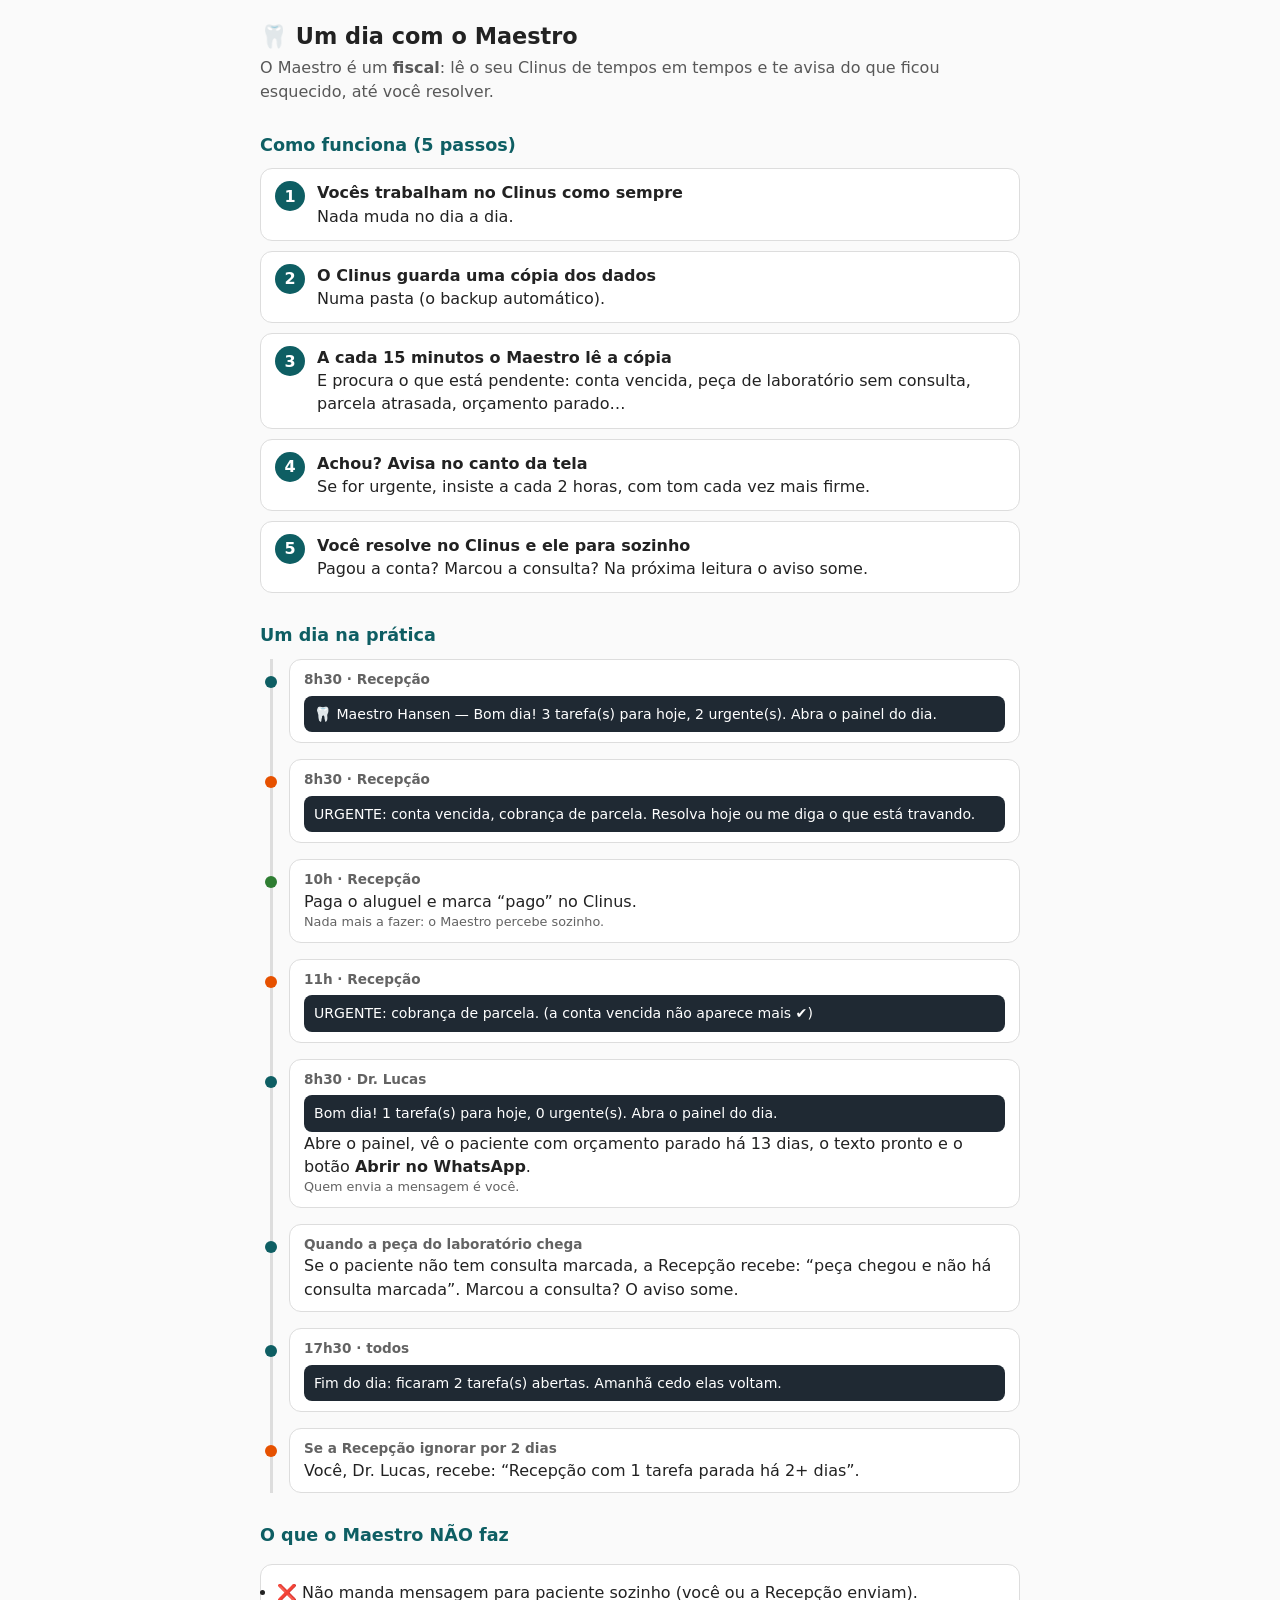
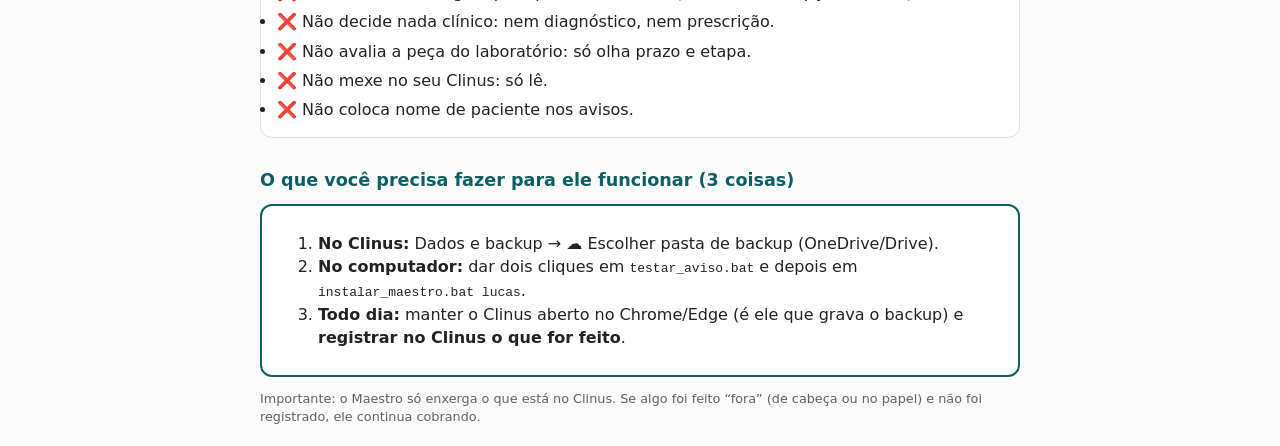
<file: docs/um_dia_com_o_maestro.html>
<!doctype html><html lang="pt-BR"><meta charset="utf-8"><meta name="viewport" content="width=device-width,initial-scale=1">
<title>Um dia com o Maestro</title>
<style>
:root{--bg:#fafafa;--tx:#222;--card:#fff;--bd:#ddd;--ac:#0e5e63;--u:#e65100;--ok:#2e7d32}
@media(prefers-color-scheme:dark){:root{--bg:#1c1c1e;--tx:#eee;--card:#2a2a2c;--bd:#444}}
body{font-family:system-ui,sans-serif;background:var(--bg);color:var(--tx);max-width:760px;margin:20px auto;padding:0 16px;line-height:1.45}
h1{font-size:1.4rem;margin:0 0 4px} h2{font-size:1.1rem;margin:30px 0 10px;color:var(--ac)}
.sub{opacity:.75;margin-bottom:16px}
.passos{display:grid;gap:10px}
.p{display:flex;gap:12px;align-items:flex-start;background:var(--card);border:1px solid var(--bd);border-radius:12px;padding:12px 14px}
.n{flex-shrink:0;width:30px;height:30px;border-radius:50%;background:var(--ac);color:#fff;display:flex;align-items:center;justify-content:center;font-weight:700}
.p b{display:block}
.linha{border-left:3px solid var(--bd);margin-left:10px;padding-left:16px}
.ev{position:relative;margin:0 0 16px;background:var(--card);border:1px solid var(--bd);border-radius:12px;padding:10px 14px}
.ev::before{content:"";position:absolute;left:-25px;top:16px;width:12px;height:12px;border-radius:50%;background:var(--ac)}
.ev.u::before{background:var(--u)} .ev.ok::before{background:var(--ok)}
.h{font-weight:700;font-size:.85rem;opacity:.7} .q{font-size:.8rem;opacity:.7}
.toast{margin-top:6px;background:#1f2933;color:#fff;border-radius:8px;padding:8px 10px;font-size:.88rem}
.nao{background:var(--card);border:1px solid var(--bd);border-radius:12px;padding:10px 16px}
.nao li{margin:6px 0}
.faz{background:var(--card);border:2px solid var(--ac);border-radius:12px;padding:10px 16px}
</style>
<h1>🦷 Um dia com o Maestro</h1>
<div class="sub">O Maestro é um <b>fiscal</b>: lê o seu Clinus de tempos em tempos e te avisa do que ficou esquecido, até você resolver.</div>

<h2>Como funciona (5 passos)</h2>
<div class="passos">
 <div class="p"><div class="n">1</div><div><b>Vocês trabalham no Clinus como sempre</b>Nada muda no dia a dia.</div></div>
 <div class="p"><div class="n">2</div><div><b>O Clinus guarda uma cópia dos dados</b>Numa pasta (o backup automático).</div></div>
 <div class="p"><div class="n">3</div><div><b>A cada 15 minutos o Maestro lê a cópia</b>E procura o que está pendente: conta vencida, peça de laboratório sem consulta, parcela atrasada, orçamento parado…</div></div>
 <div class="p"><div class="n">4</div><div><b>Achou? Avisa no canto da tela</b>Se for urgente, insiste a cada 2 horas, com tom cada vez mais firme.</div></div>
 <div class="p"><div class="n">5</div><div><b>Você resolve no Clinus e ele para sozinho</b>Pagou a conta? Marcou a consulta? Na próxima leitura o aviso some.</div></div>
</div>

<h2>Um dia na prática</h2>
<div class="linha">
 <div class="ev"><div class="h">8h30 · Recepção</div><div class="toast">🦷 Maestro Hansen — Bom dia! 3 tarefa(s) para hoje, 2 urgente(s). Abra o painel do dia.</div></div>
 <div class="ev u"><div class="h">8h30 · Recepção</div><div class="toast">URGENTE: conta vencida, cobrança de parcela. Resolva hoje ou me diga o que está travando.</div></div>
 <div class="ev ok"><div class="h">10h · Recepção</div>Paga o aluguel e marca “pago” no Clinus. <div class="q">Nada mais a fazer: o Maestro percebe sozinho.</div></div>
 <div class="ev u"><div class="h">11h · Recepção</div><div class="toast">URGENTE: cobrança de parcela. (a conta vencida não aparece mais ✔)</div></div>
 <div class="ev"><div class="h">8h30 · Dr. Lucas</div><div class="toast">Bom dia! 1 tarefa(s) para hoje, 0 urgente(s). Abra o painel do dia.</div>
   Abre o painel, vê o paciente com orçamento parado há 13 dias, o texto pronto e o botão <b>Abrir no WhatsApp</b>. <div class="q">Quem envia a mensagem é você.</div></div>
 <div class="ev"><div class="h">Quando a peça do laboratório chega</div>Se o paciente não tem consulta marcada, a Recepção recebe: “peça chegou e não há consulta marcada”. Marcou a consulta? O aviso some.</div>
 <div class="ev"><div class="h">17h30 · todos</div><div class="toast">Fim do dia: ficaram 2 tarefa(s) abertas. Amanhã cedo elas voltam.</div></div>
 <div class="ev u"><div class="h">Se a Recepção ignorar por 2 dias</div>Você, Dr. Lucas, recebe: “Recepção com 1 tarefa parada há 2+ dias”.</div>
</div>

<h2>O que o Maestro NÃO faz</h2>
<ul class="nao">
 <li>❌ Não manda mensagem para paciente sozinho (você ou a Recepção enviam).</li>
 <li>❌ Não decide nada clínico: nem diagnóstico, nem prescrição.</li>
 <li>❌ Não avalia a peça do laboratório: só olha prazo e etapa.</li>
 <li>❌ Não mexe no seu Clinus: só lê.</li>
 <li>❌ Não coloca nome de paciente nos avisos.</li>
</ul>

<h2>O que você precisa fazer para ele funcionar (3 coisas)</h2>
<div class="faz"><ol>
 <li><b>No Clinus:</b> Dados e backup → ☁ Escolher pasta de backup (OneDrive/Drive).</li>
 <li><b>No computador:</b> dar dois cliques em <code>testar_aviso.bat</code> e depois em <code>instalar_maestro.bat lucas</code>.</li>
 <li><b>Todo dia:</b> manter o Clinus aberto no Chrome/Edge (é ele que grava o backup) e <b>registrar no Clinus o que for feito</b>.</li>
</ol></div>
<p class="q">Importante: o Maestro só enxerga o que está no Clinus. Se algo foi feito “fora” (de cabeça ou no papel) e não foi registrado, ele continua cobrando.</p>
</html>
</file>
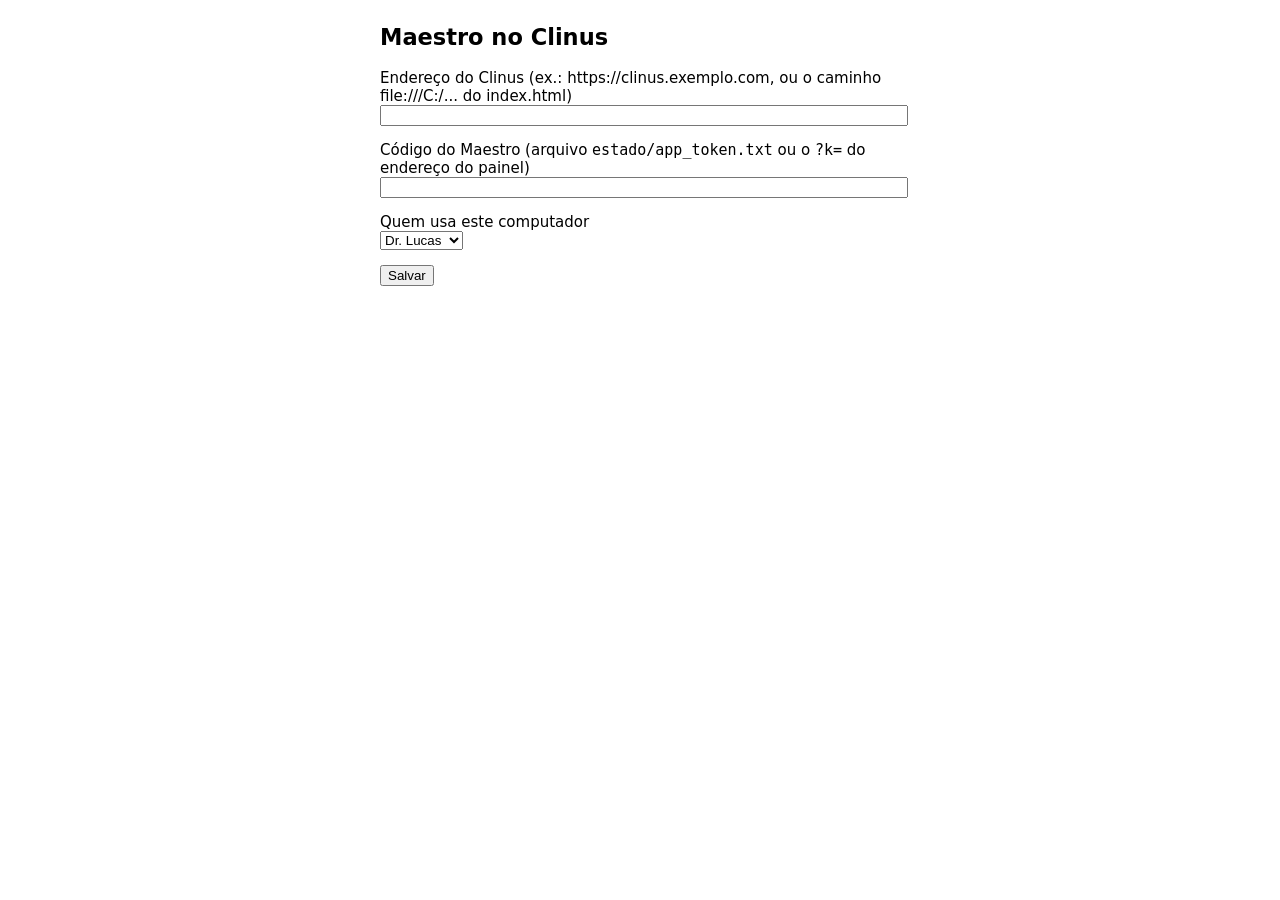
<file: extensao/opcoes.html>
<!doctype html><meta charset="utf-8"><title>Maestro Hansen</title>
<body style="font:15px system-ui;max-width:520px;margin:24px auto;padding:0 16px">
<h2>Maestro no Clinus</h2>
<p><label>Endereço do Clinus (ex.: https://clinus.exemplo.com, ou o caminho file:///C:/... do index.html)<br><input id="origem" style="width:100%"></label></p>
<p><label>Código do Maestro (arquivo <code>estado/app_token.txt</code> ou o <code>?k=</code> do endereço do painel)<br><input id="token" style="width:100%"></label></p>
<p><label>Quem usa este computador<br><select id="perfil"><option value="lucas">Dr. Lucas</option><option value="recepcao">Recepção</option></select></label></p>
<p><button id="salvar">Salvar</button> <span id="msg"></span></p>
<script src="opcoes.js"></script>
</file>
